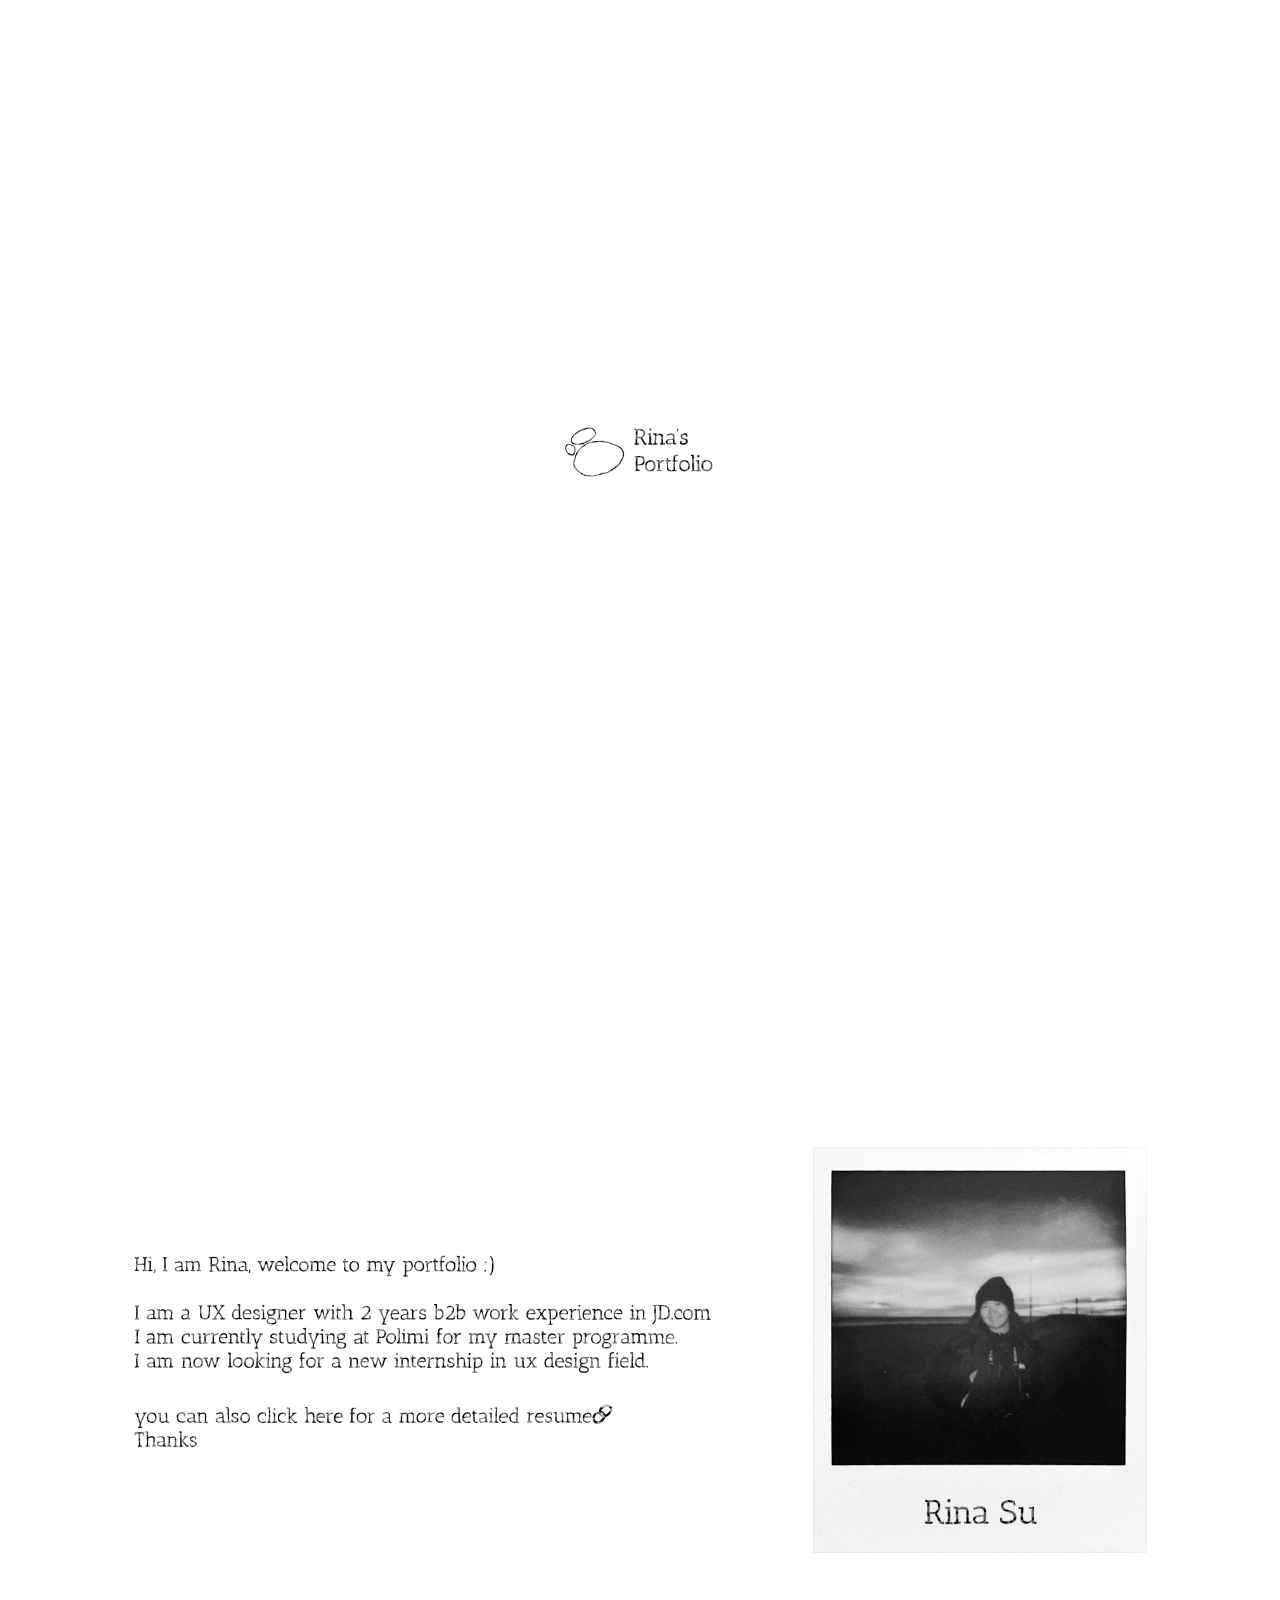
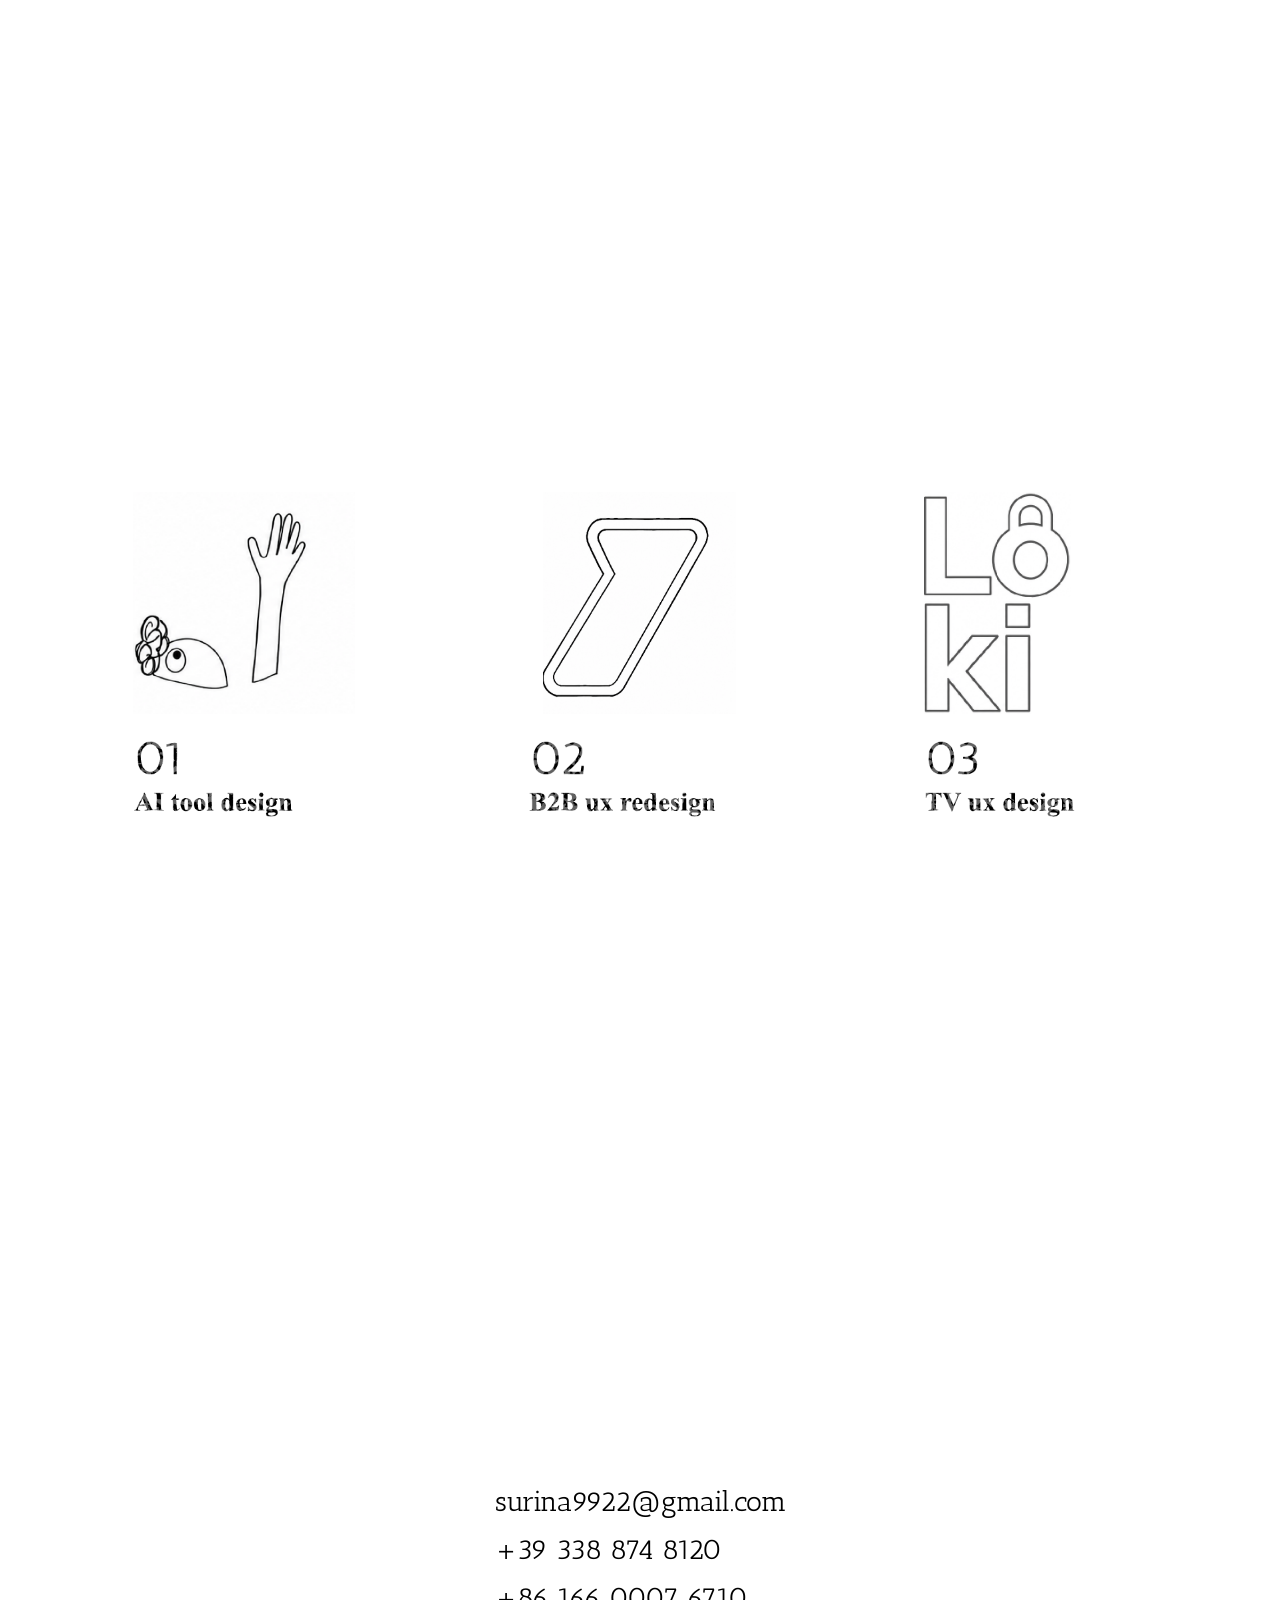
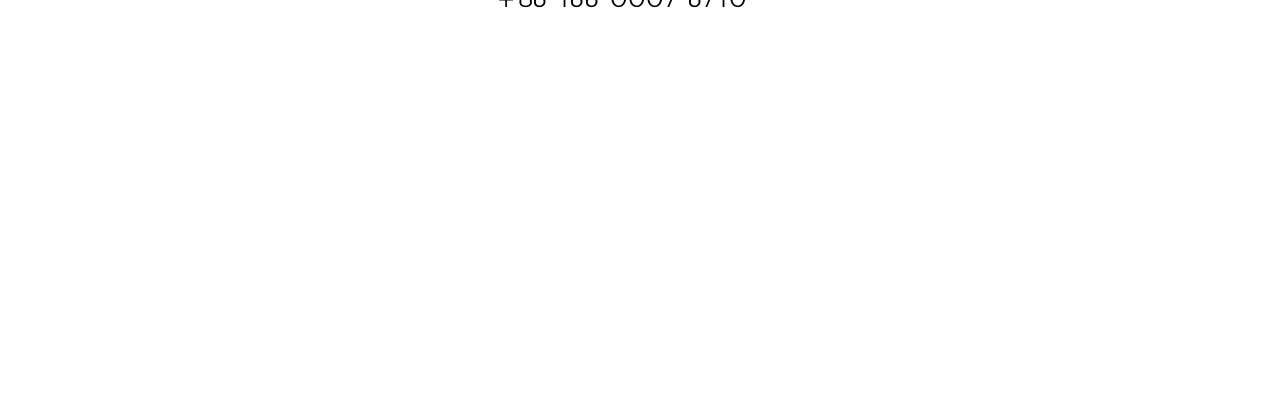
<file: index.html>
<!doctype html>
<html lang="en">
  <head>
    <meta charset="UTF-8" />
    <meta name="viewport" content="width=device-width, initial-scale=1.0" />
    <title>Rina's Portfolio</title>
    <link rel="preconnect" href="https://fonts.googleapis.com" />
    <link rel="preconnect" href="https://fonts.gstatic.com" crossorigin />
    <link href="https://fonts.googleapis.com/css2?family=Antic+Slab&display=swap" rel="stylesheet" />
    <link rel="stylesheet" href="./styles.css" />
  </head>
  <body>
    <header class="fixed-nav is-home" aria-label="Portfolio navigation">
      <div class="nav-stage">
        <a class="nav-logo" href="#home" aria-label="Rina's Portfolio home">
          <img src="./assets/image-2-4.png" alt="" />
        </a>
        <a class="nav-item nav-about" href="#about" data-nav="about" aria-label="about me" style="--u-top:152%;--u-left:-2%;--u-width:104%;">
          <img src="./assets/image-2-5.png" alt="about me" />
          <img class="tab-underline" src="./assets/image-2-8.png" alt="" />
        </a>
        <a class="nav-item nav-work" href="#work" data-nav="work" aria-label="my work" style="--u-top:118%;--u-left:-3%;--u-width:105%;">
          <img src="./assets/image-2-6.png" alt="my work" />
          <img class="tab-underline" src="./assets/image-2-8.png" alt="" />
        </a>
        <a class="nav-item nav-contact" href="#contact" data-nav="contact" aria-label="contact" style="--u-top:163%;--u-left:-1%;--u-width:137%;">
          <img src="./assets/image-2-7.png" alt="contact" />
          <img class="tab-underline" src="./assets/image-2-8.png" alt="" />
        </a>
      </div>
    </header>

    <main class="deck" aria-label="Rina's portfolio">
      <section id="home" class="slide" data-observe aria-labelledby="home-title">
        <h1 id="home-title" class="sr-only">Rina's Portfolio</h1>
        <div class="stage">
          <img class="layer" src="./assets/image-1-1.png" alt="" style="--x:50.9896%;--y:47.4821%;--w:0.9115%;--h:0.0926%;" />
          <img class="layer title-image" src="./assets/image-1-2.png" alt="Rina's Portfolio" style="--x:49.5651%;--y:46.9514%;--w:6.1555%;--h:6.1164%;" />
          <img class="layer logo-image" src="./assets/image-1-3.png" alt="" style="--x:43.3333%;--y:44.9074%;--w:6.1458%;--h:10.9259%;" />
        </div>
      </section>

      <section id="about" class="slide" data-observe aria-labelledby="about-title">
        <h2 id="about-title" class="sr-only">About me</h2>
        <div class="stage">
          <div class="about-copy-group" aria-label="Hi, I am Rina. I am a UX designer with 2 years b2b work experience. I am studying digital interaction design in Politecnico di Milano. I am looking for a new internship in ux design field. Welcome to my portfolio. View my resume.">
            <img class="about-copy-image" src="./assets/about-intro-text.png" alt="" />
            <a class="about-resume-link" href="./assets/rina-su-resume.pdf" target="_blank" rel="noopener" aria-label="View my resume PDF">
              <img class="about-resume-image" src="./assets/about-resume-link.png" alt="" />
            </a>
          </div>
          <img class="layer portrait-image" src="./assets/image-2-2.png" alt="Black and white portrait of Rina Su" style="--x:63.5417%;--y:21.8519%;--w:26.0417%;--h:56.2963%;" />
          <img class="layer" src="./assets/image-2-3.png" alt="Rina Su" style="--x:72.2135%;--y:70.5324%;--w:8.8752%;--h:3.7454%;" />
        </div>
      </section>

      <section id="work" class="slide" data-observe aria-labelledby="work-title">
        <h2 id="work-title" class="sr-only">My work</h2>
        <div class="stage">
          <a class="work-hit work-ai" aria-label="Open AI tool design project" href="./projects/ai-tool-design/index.html"></a>
          <a class="work-hit work-b2b" aria-label="Open B2B UX design project" href="./projects/b2b-ux-design/index.html"></a>
          <a class="work-hit work-tv" aria-label="Open TV UX design project" href="./projects/tv-ux-design/index.html"></a>
          <img class="layer work-asset ai-item ai-number" src="./assets/image-3-1.png" alt="01" style="--x:10.7354%;--y:62.6355%;--w:3.1882%;--h:4.7985%;" />
          <img class="layer work-asset ai-item ai-title" src="./assets/image-3-2.png" alt="AI tool design" style="--x:10.4329%;--y:69.7121%;--w:12.4200%;--h:3.4946%;" />
          <img class="layer work-asset ai-item ai-image" src="./assets/image-3-3.png" alt="" style="--x:10.4167%;--y:28.0556%;--w:17.3438%;--h:30.8333%;" />
          <img class="layer work-asset tv-item tv-number" src="./assets/image-3-4.png" alt="03" style="--x:72.5063%;--y:62.6355%;--w:3.9000%;--h:4.7985%;" />
          <img class="layer work-asset tv-item tv-title" src="./assets/image-3-5.png" alt="TV ux design" style="--x:72.2628%;--y:69.7121%;--w:11.7466%;--h:3.4946%;" />
          <img class="layer work-asset tv-item tv-image" src="./assets/image-3-6.png" alt="" style="--x:72.1875%;--y:28.0556%;--w:17.3438%;--h:30.8333%;" />
          <img class="layer work-asset b2b-item b2b-number" src="./assets/image-3-7.png" alt="02" style="--x:41.6208%;--y:62.6355%;--w:4.1125%;--h:4.7985%;" />
          <img class="layer work-asset b2b-item b2b-title" src="./assets/image-3-8.png" alt="B2B ux redesign" style="--x:41.3458%;--y:69.7121%;--w:14.5553%;--h:3.4946%;" />
          <img class="layer work-asset b2b-item b2b-image" src="./assets/image-3-9.png" alt="" style="--x:41.3021%;--y:28.0556%;--w:17.3438%;--h:30.8333%;" />
        </div>
      </section>

      <section id="contact" class="slide" data-observe aria-labelledby="contact-title">
        <h2 id="contact-title" class="sr-only">Contact</h2>
        <div class="stage">
          <div class="contact-copy" aria-label="Contact details">
            <a href="mailto:surina9922@gmail.com">surina9922@gmail.com</a>
            <a href="tel:+393388748120">+39 338 874 8120</a>
            <a href="tel:+8616600076710">+86 166 0007 6710</a>
          </div>
        </div>
      </section>
    </main>

    <script src="./script.js"></script>
  </body>
</html>
</file>
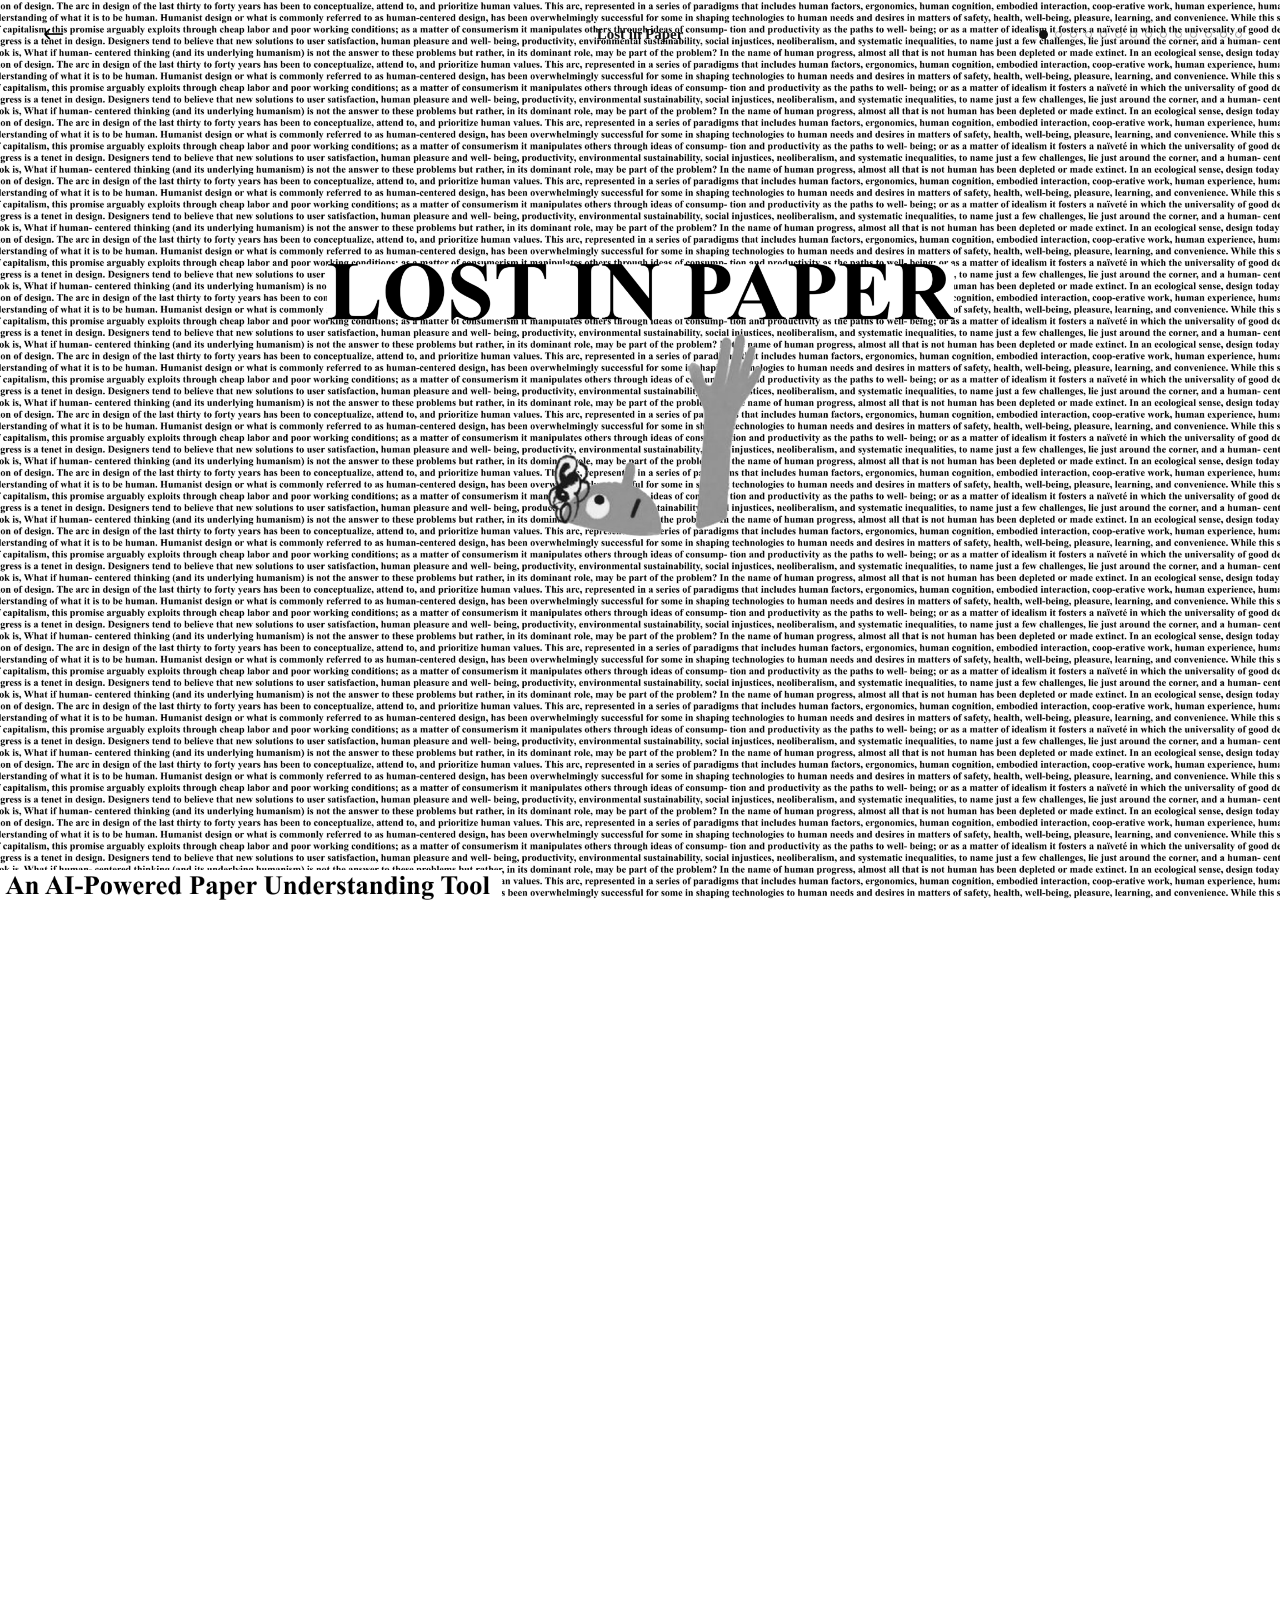
<file: projects/ai-tool-design/index.html>
<!doctype html>
<html lang="en">
  <head>
    <meta charset="UTF-8" />
    <meta name="viewport" content="width=device-width, initial-scale=1.0" />
    <title>Lost in Paper / AI Tool Design</title>
    <link rel="stylesheet" href="./styles.css" />
  </head>
  <body>
    <header class="project-nav">
      <a class="back-link" href="../../index.html#work" aria-label="Back to work">
        <img class="back-icon back-icon-dark" src="./assets/icon-back-black.png" alt="" />
        <img class="back-icon back-icon-light" src="./assets/icon-back-white.png" alt="" />
      </a>
      <span>Lost in Paper</span>
      <nav aria-label="Project section navigation">
        <a href="#cover" aria-label="Go to cover"></a>
        <a href="#background-long-dry" aria-label="Go to long and dry background"></a>
        <a href="#background-no-time" aria-label="Go to no time background"></a>
        <a href="#painpoint-prompt" aria-label="Go to prompt editing painpoint"></a>
        <a href="#painpoint-patterns" aria-label="Go to behavior patterns painpoint"></a>
        <a href="#design-goal" aria-label="Go to design goal"></a>
        <a href="#upload-prototype" aria-label="Go to upload prototype"></a>
        <a href="#structured-controls" aria-label="Go to structured controls solution"></a>
        <a href="#reference-selection" aria-label="Go to reference selection solution"></a>
        <a href="#paper-highlight" aria-label="Go to paper highlight solution"></a>
        <a href="#architecture-flow" aria-label="Go to architecture flow solution"></a>
        <a href="#ai-workflow" aria-label="Go to AI workflow"></a>
        <a href="#ai-workflow-mockup" aria-label="Go to AI workflow mockup"></a>
        <a href="#prototype-link" aria-label="Go to prototype link"></a>
      </nav>
    </header>

    <main class="project-story" aria-label="Lost in Paper project case study preview">
      <section id="cover" class="story-section cover" data-slide>
        <img class="cover-bg" src="./assets/figma-cover-bg.png" alt="Lost in Paper title and paper-texture background." />
        <img class="cover-person" src="./assets/figma-cover-person.png" alt="" data-motion="zoom" />
        <img class="cover-caption" src="./assets/figma-cover-caption.png" alt="An AI-Powered Paper Understanding Tool" data-motion="rise" />
      </section>

      <section id="background-long-dry" class="story-section long-dry" data-slide>
        <p class="kicker" data-motion="fade">#Background</p>
        <div class="slide-stage">
          <div class="quote-stack" data-motion="rise">
            <p>When a student reads paper,<br />he/she usually feels</p>
            <img src="./assets/figma-long-dry.png" alt="" />
          </div>
          <img class="word-image long" src="./assets/figma-long-word.png" alt="LONG" data-motion="slide-left" />
          <img class="word-image dry" src="./assets/figma-dry-word.png" alt="DRY" data-motion="slide-right" />
        </div>
      </section>

      <section id="background-no-time" class="story-section no-time" data-slide>
        <p class="kicker" data-motion="fade">#Background</p>
        <div class="slide-stage">
          <img class="no-time-group" src="./assets/figma-no-time-group.png" alt="And it often happens at last minute when they basically have no time." data-motion="zoom" />
        </div>
      </section>

      <section id="painpoint-prompt" class="story-section prompt-pain" data-slide>
        <p class="kicker" data-motion="fade">#Painpoint</p>
        <div class="slide-stage">
          <img class="prompt-copy-image" src="./assets/figma-prompt-copy.png" alt="So they use AI to extract main ideas but AI has issues such as repeatedly editing prompt in input box." data-motion="rise" />
          <img class="prompt-screen-image" src="./assets/figma-prompt-box.png" alt="An interface screenshot showing a prompt input workflow." data-motion="screen" />
        </div>
      </section>

      <section id="painpoint-patterns" class="story-section patterns" data-slide>
        <p class="kicker" data-motion="fade">#Painpoint</p>
        <div class="slide-stage">
          <img class="pattern-copy-image" src="./assets/figma-pattern-copy.png" alt="And their behavior usually follow patterns as prompt examples." data-motion="rise" />
          <img class="pattern-screen-image" src="./assets/figma-patterns.png" alt="A collection of repeated prompt patterns around an AI assistant." data-motion="screen" />
        </div>
      </section>

      <section id="design-goal" class="story-section design-goal" data-slide>
        <p class="kicker" data-motion="fade">#Design Goal</p>
        <div class="slide-stage">
          <img class="goal-pattern-image" src="./assets/figma-goal-patterns.png" alt="" data-motion="screen" />
          <img class="goal-arrow-image" src="./assets/figma-goal-arrow.png" alt="" data-motion="fade" />
          <img class="goal-title-image" src="./assets/figma-goal-title.png" alt="To Reduce Repetitive Input Effort" data-motion="rise" />
        </div>
      </section>

      <section id="upload-prototype" class="story-section upload-prototype" data-slide>
        <p class="kicker" data-motion="fade">#Design Solution</p>
        <div class="slide-stage">
          <img class="upload-panel-image" src="./assets/figma-upload-panel.png" alt="Upload your paper interface mockup." data-motion="screen" />
        </div>
      </section>

      <section id="structured-controls" class="story-section structured-controls" data-slide>
        <p class="kicker" data-motion="fade">#Design Solution</p>
        <img class="prompt-chips-image" src="./assets/figma-prompt-chips.png" alt="Examples of repetitive prompt inputs." data-motion="rise" />
        <img class="structured-controls-image" src="./assets/figma-structured-controls.png" alt="Structured UI controls for adjusting generated text." data-motion="screen" />
      </section>

      <section id="reference-selection" class="story-section reference-selection" data-slide>
        <p class="kicker" data-motion="fade">#Design Solution</p>
        <img class="reference-controls-image" src="./assets/figma-reference-controls.png" alt="A design solution screen showing selectable references and regeneration controls." data-motion="screen" />
      </section>

      <section id="paper-highlight" class="story-section paper-highlight" data-slide>
        <p class="kicker" data-motion="fade">#Design Solution</p>
        <img class="paper-highlight-image" src="./assets/figma-paper-highlight.png" alt="A design solution screen showing source PDF highlights and regeneration controls." data-motion="screen" />
      </section>

      <section id="architecture-flow" class="story-section architecture-flow" data-slide>
        <p class="kicker" data-motion="fade">#Development</p>
        <img class="architecture-flow-image" src="./assets/figma-architecture-flow.png" alt="A sequence diagram and frontend contribution summary for the AI tool." data-motion="screen" />
      </section>

      <section id="ai-workflow" class="story-section ai-workflow" data-slide>
        <p class="kicker" data-motion="fade">#ai workflow</p>
        <img class="ai-workflow-image" src="./assets/figma-ai-workflow-loop.png" alt="AI-assisted workflow loop from prompts through Codex and Figma MCP." data-motion="screen" />
      </section>

      <section id="ai-workflow-mockup" class="story-section ai-workflow-mockup" data-slide>
        <p class="kicker" data-motion="fade">#ai workflow</p>
        <img class="ai-workflow-mockup-image" src="./assets/figma-ai-workflow-mockup.png" alt="AI workflow showing design brief, wireframe, UX instruction, and generated mockup." data-motion="screen" />
      </section>

      <section id="prototype-link" class="story-section prototype-link" data-slide>
        <p class="kicker" data-motion="fade">#Prototype</p>
        <div class="prototype-link-copy" data-motion="rise">
          <a href="https://lostinpaper.onrender.com/" target="_blank" rel="noopener noreferrer">Try Here 🔗</a>
          <p>it might take a minute to render</p>
        </div>
      </section>
    </main>

    <script src="./script.js"></script>
  </body>
</html>
</file>
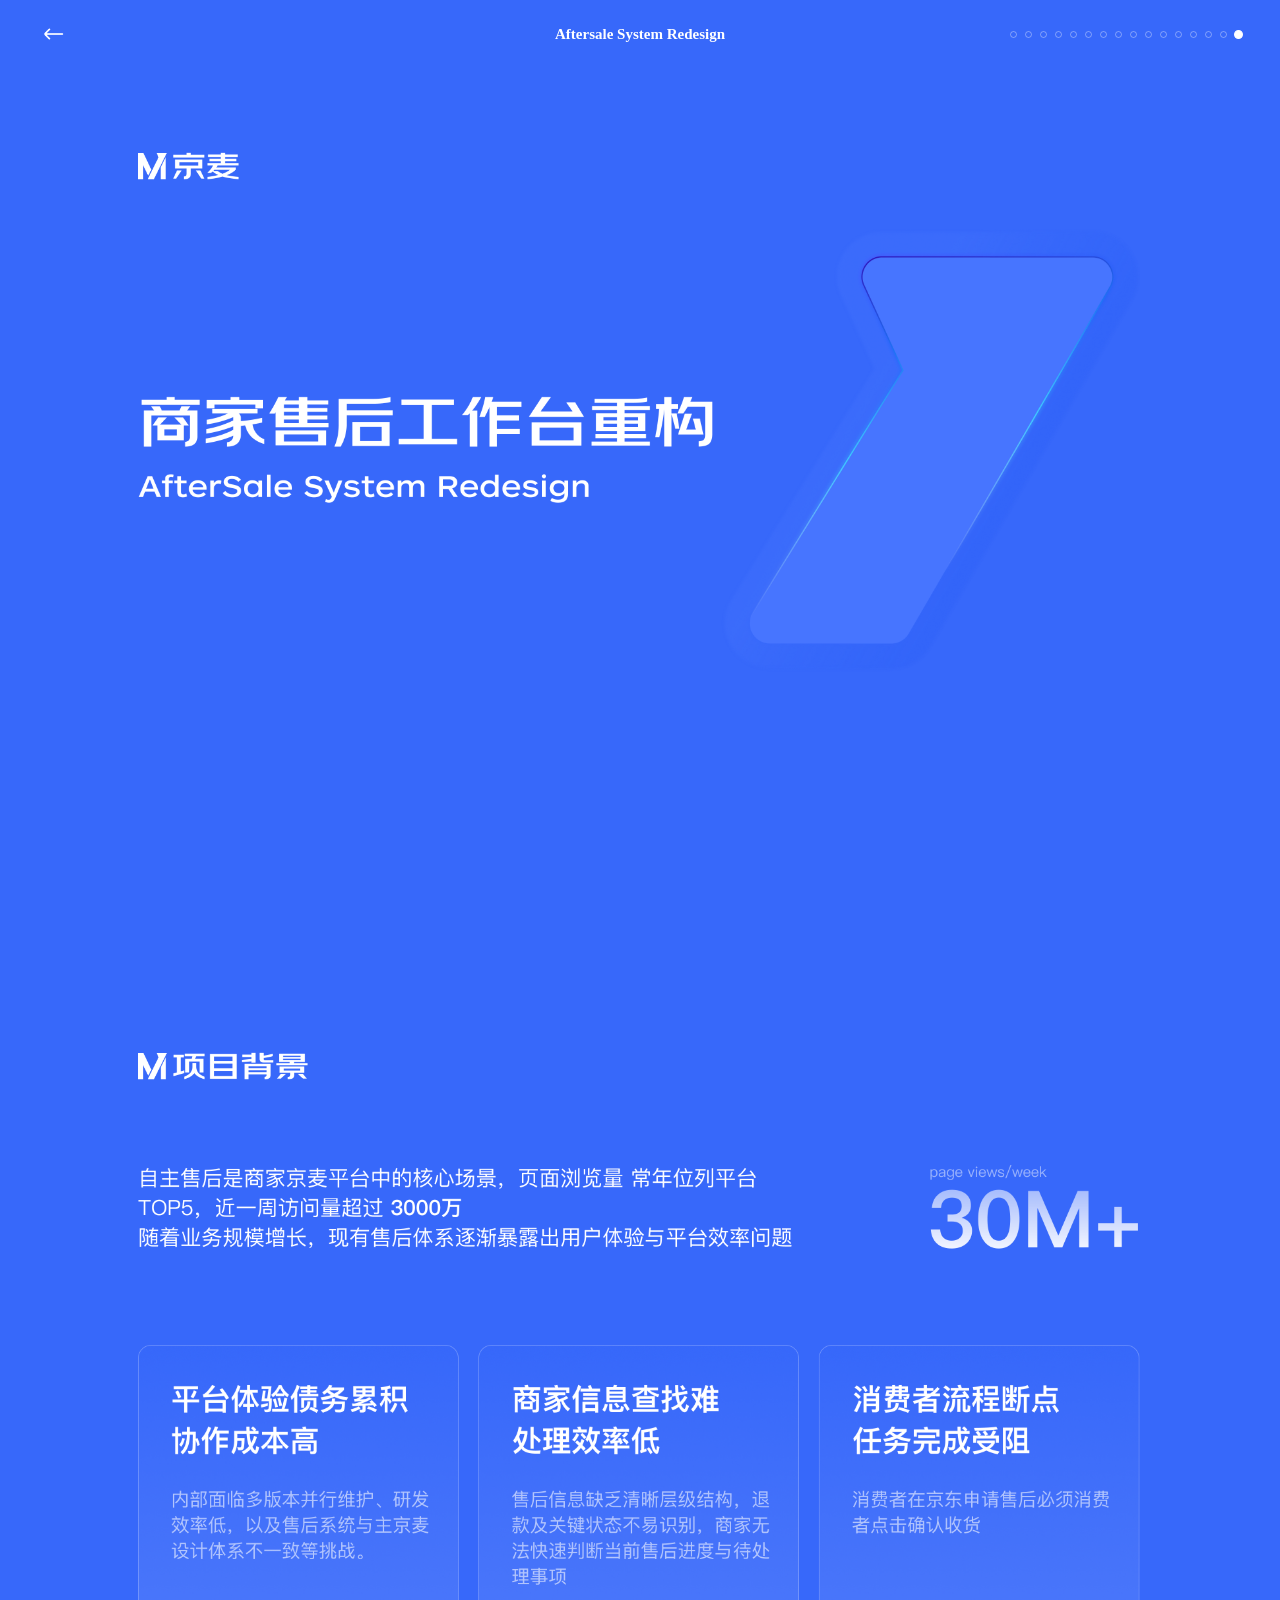
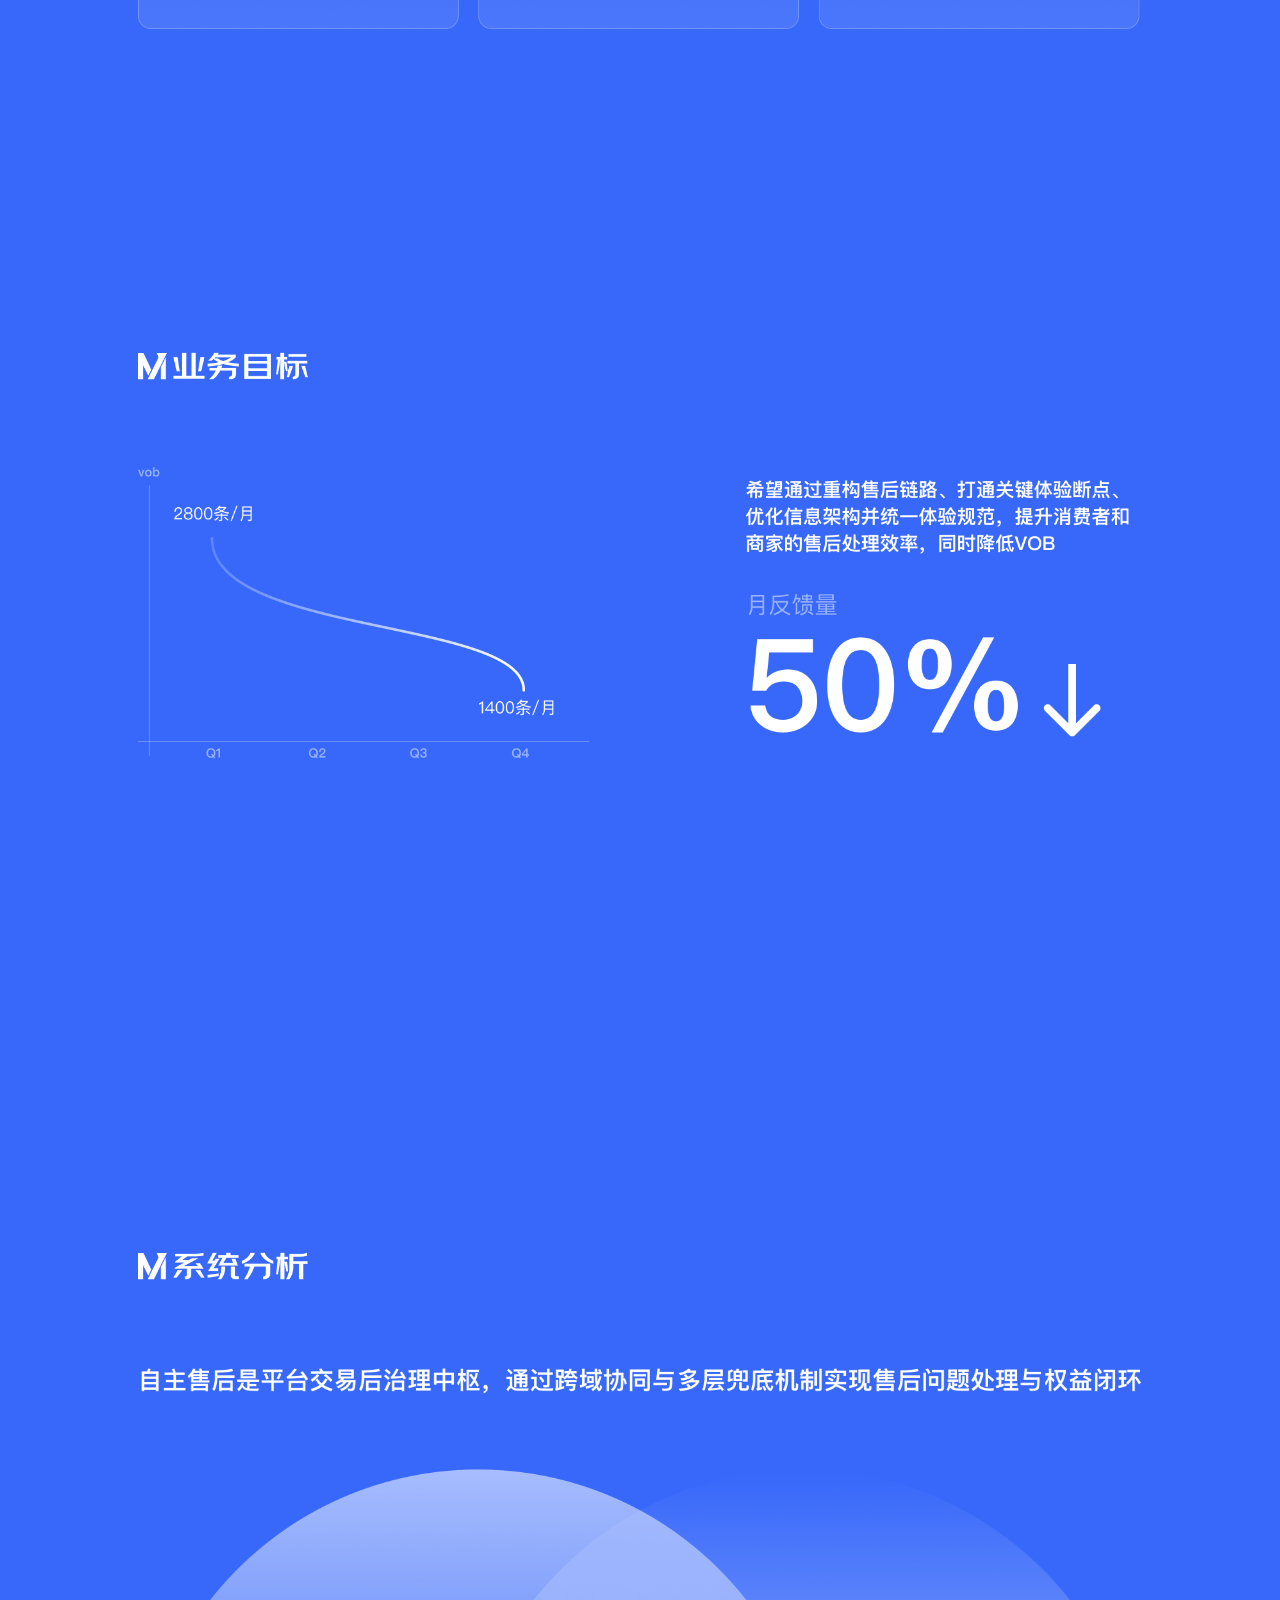
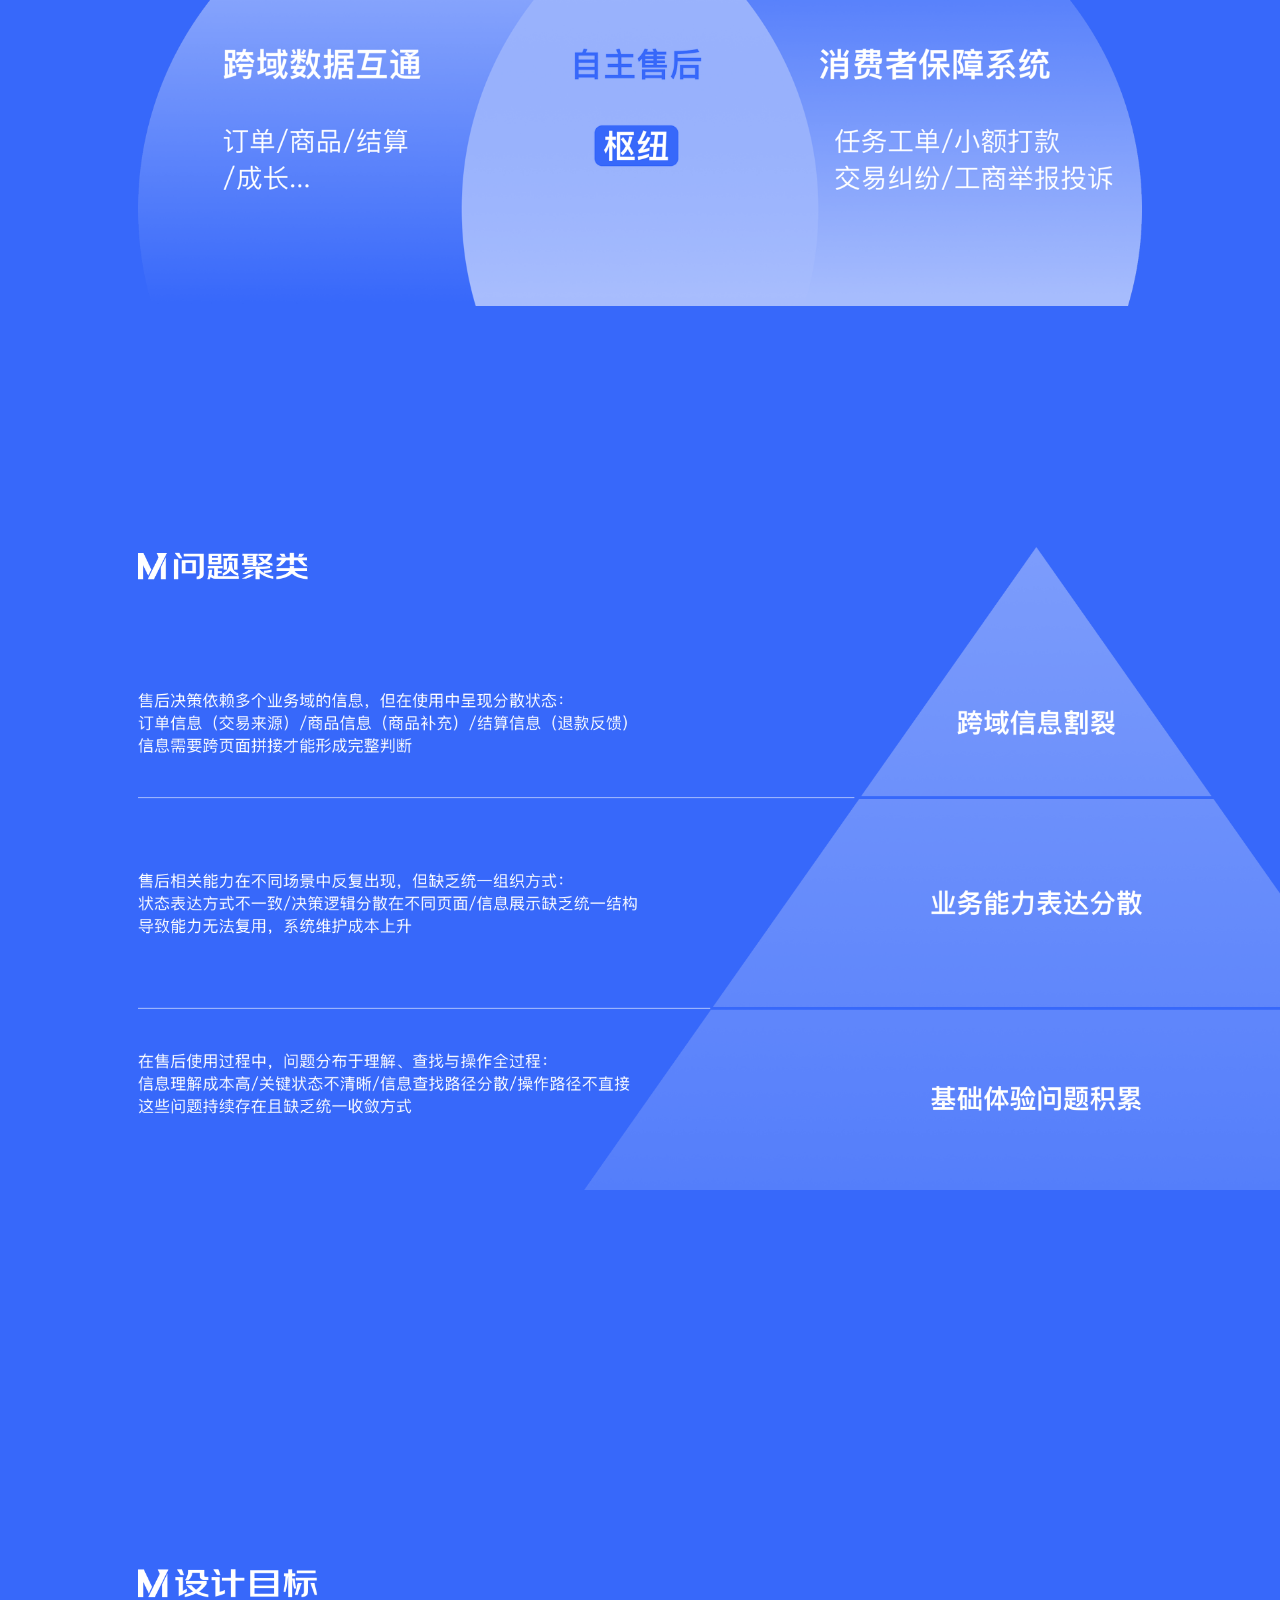
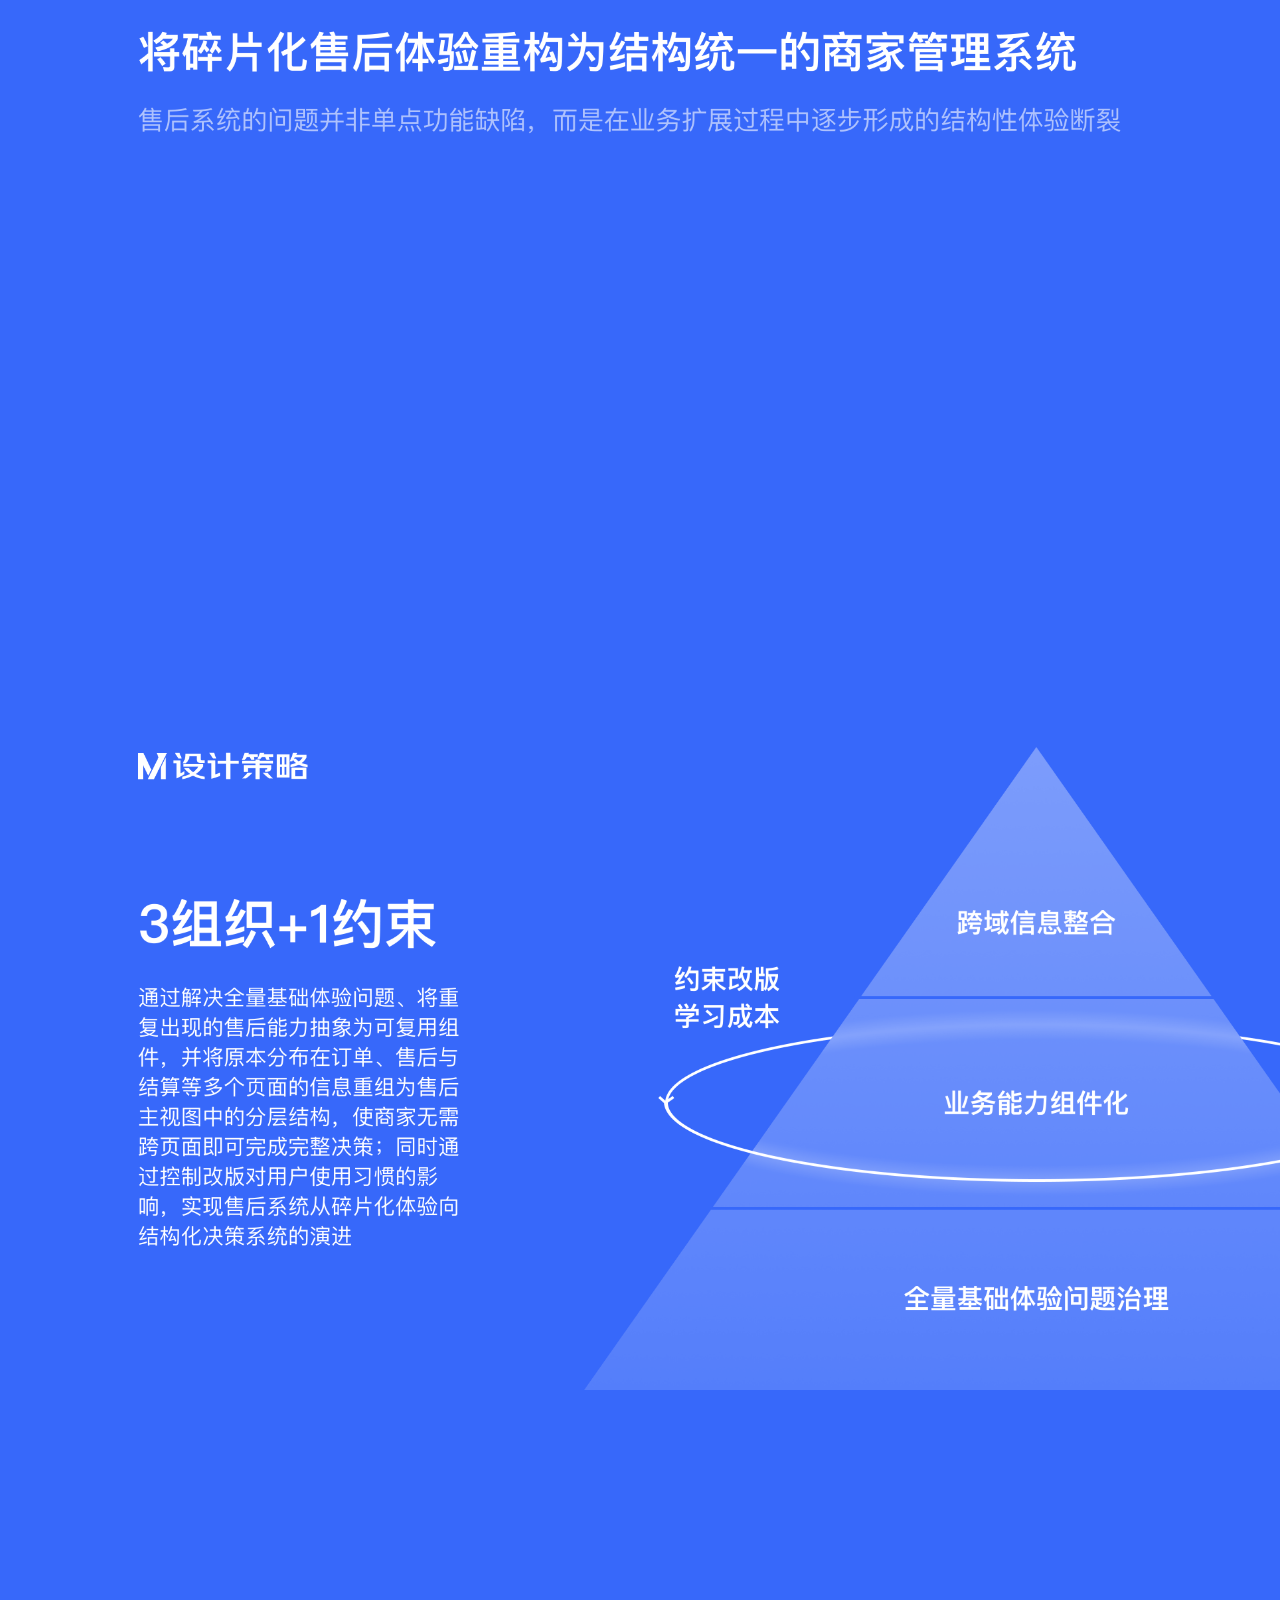
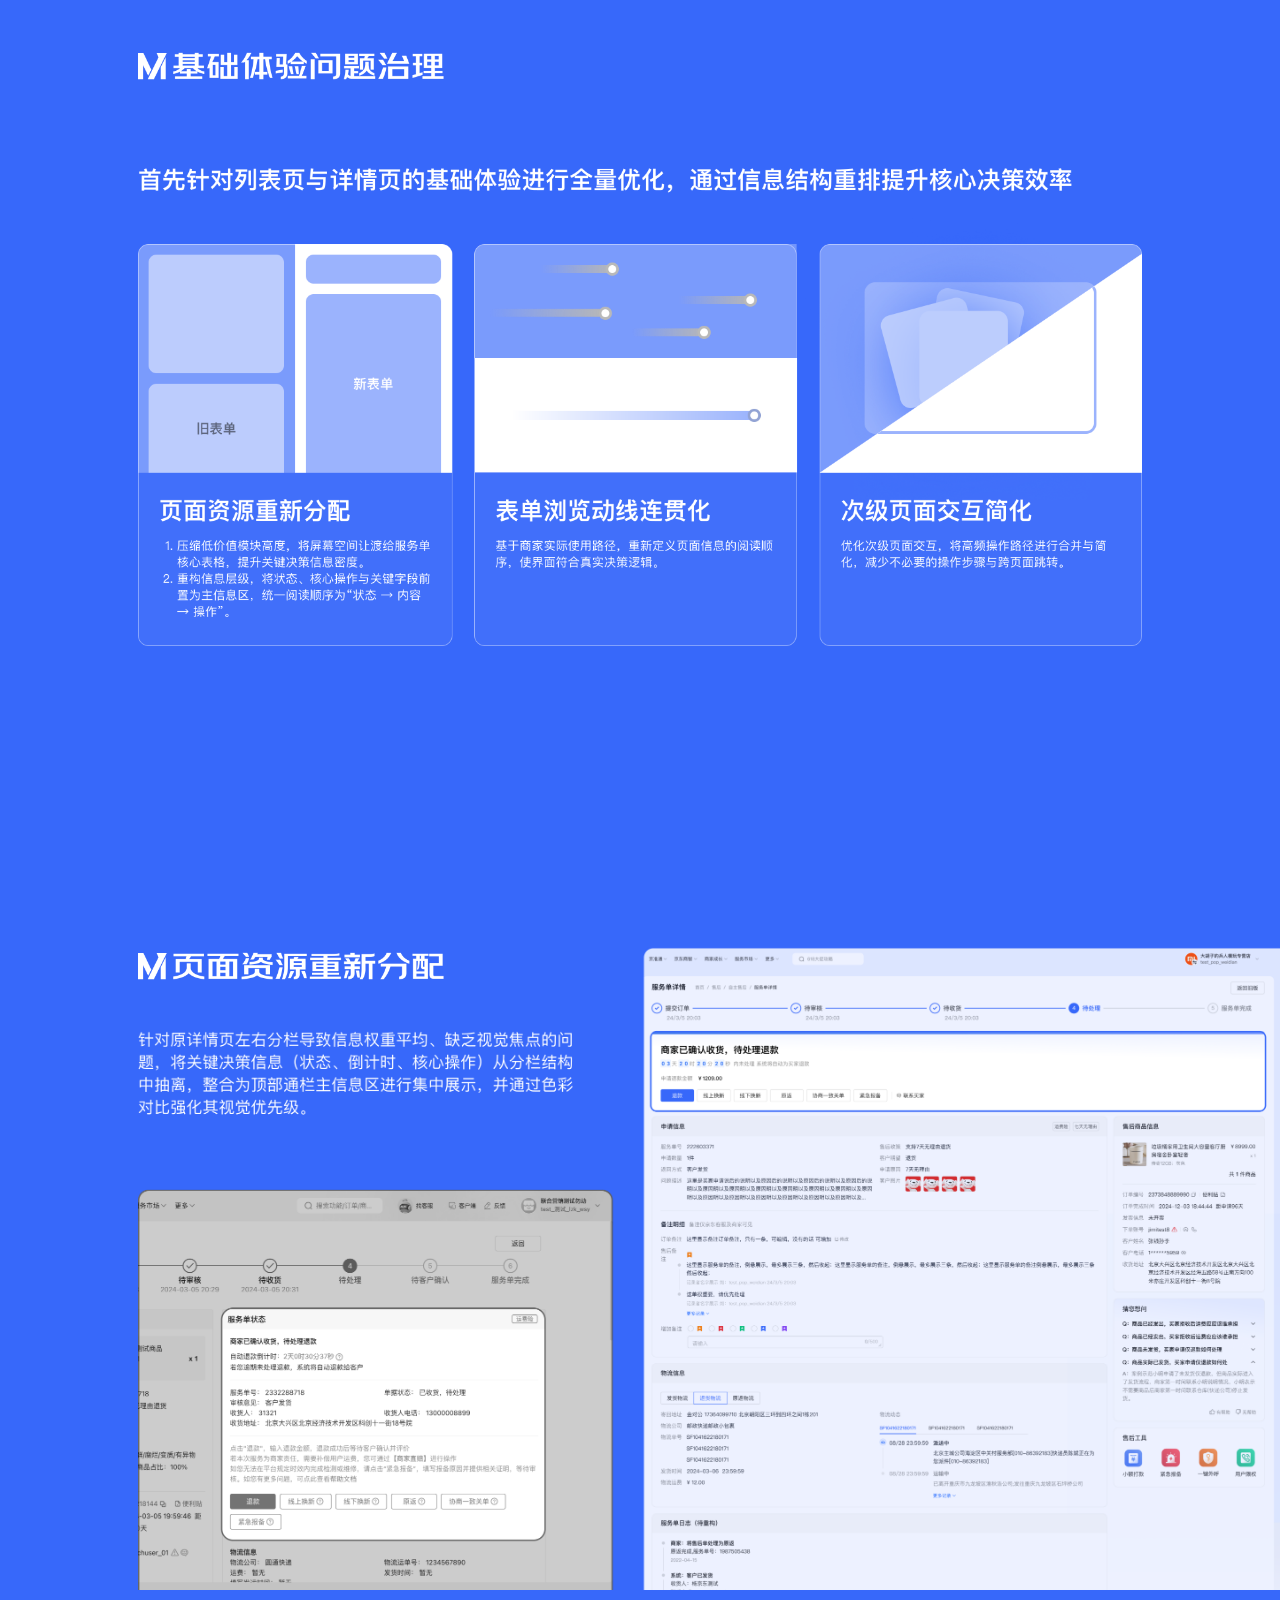
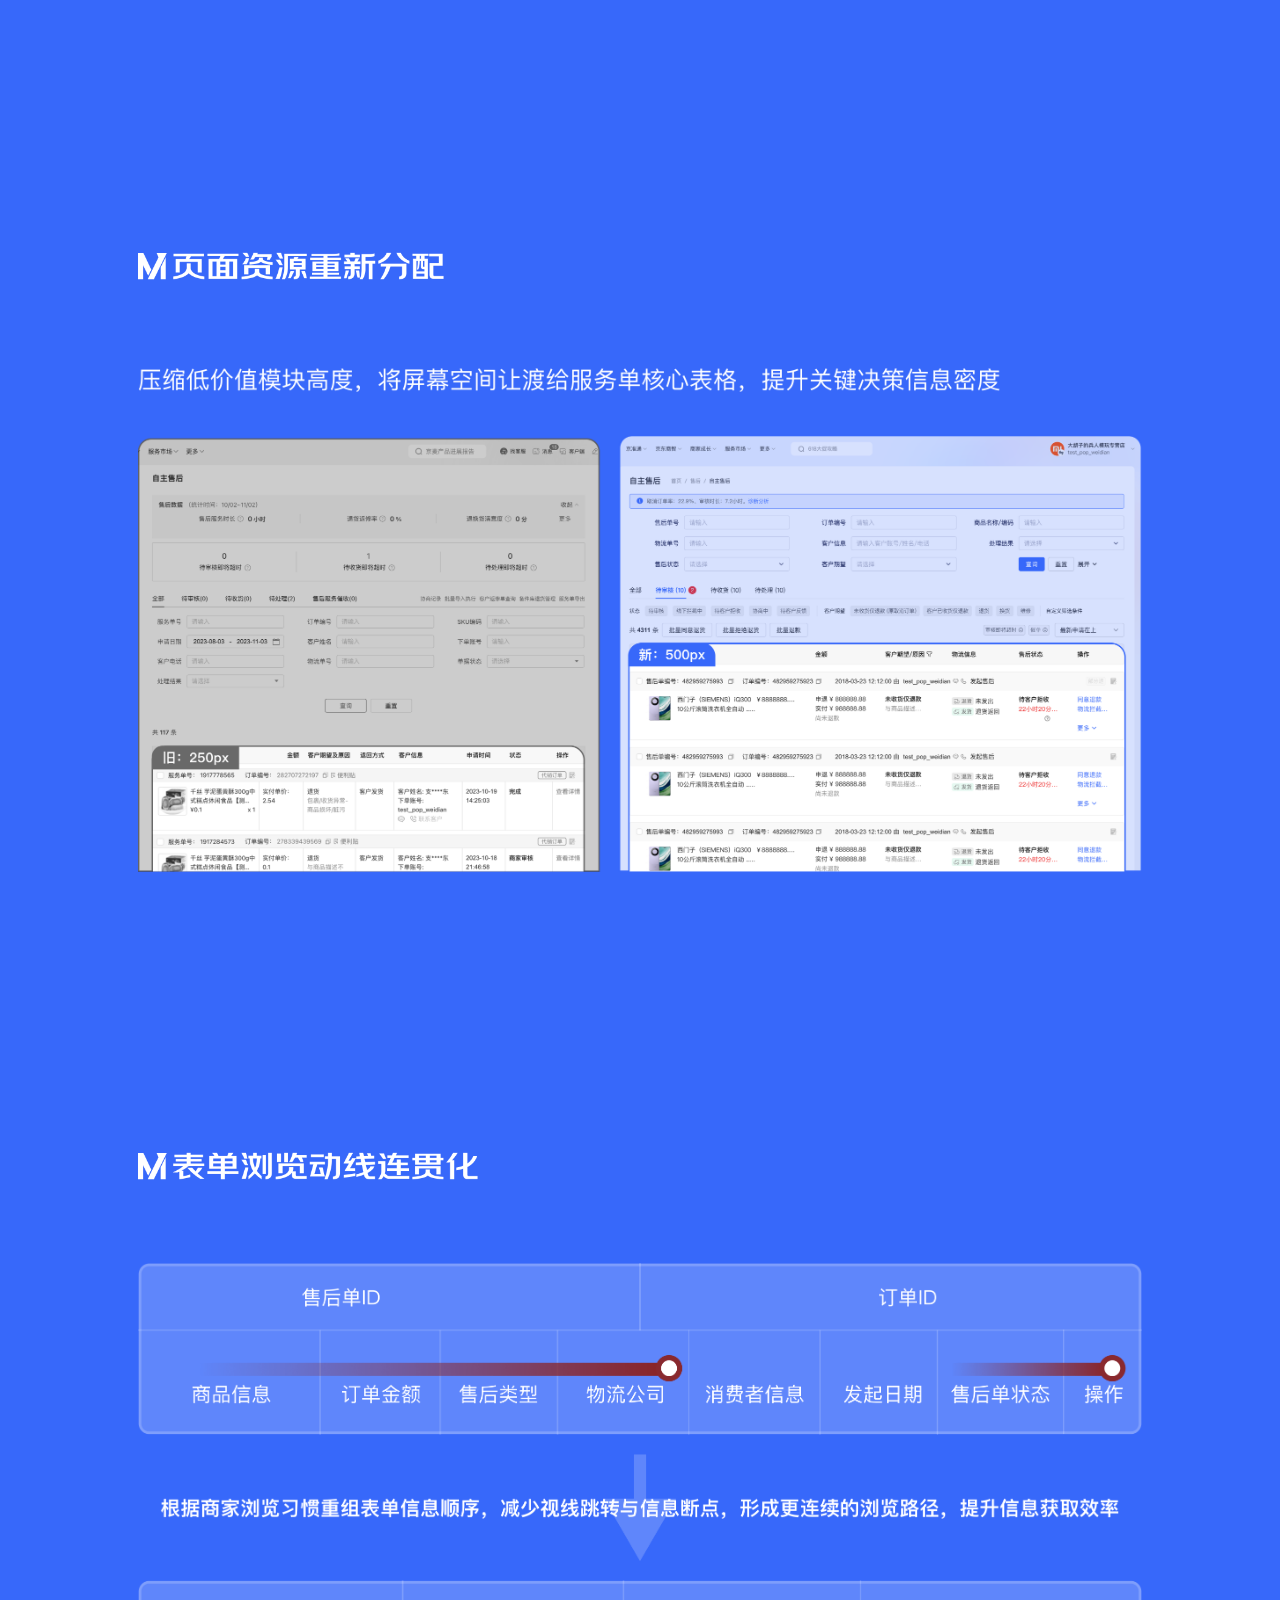
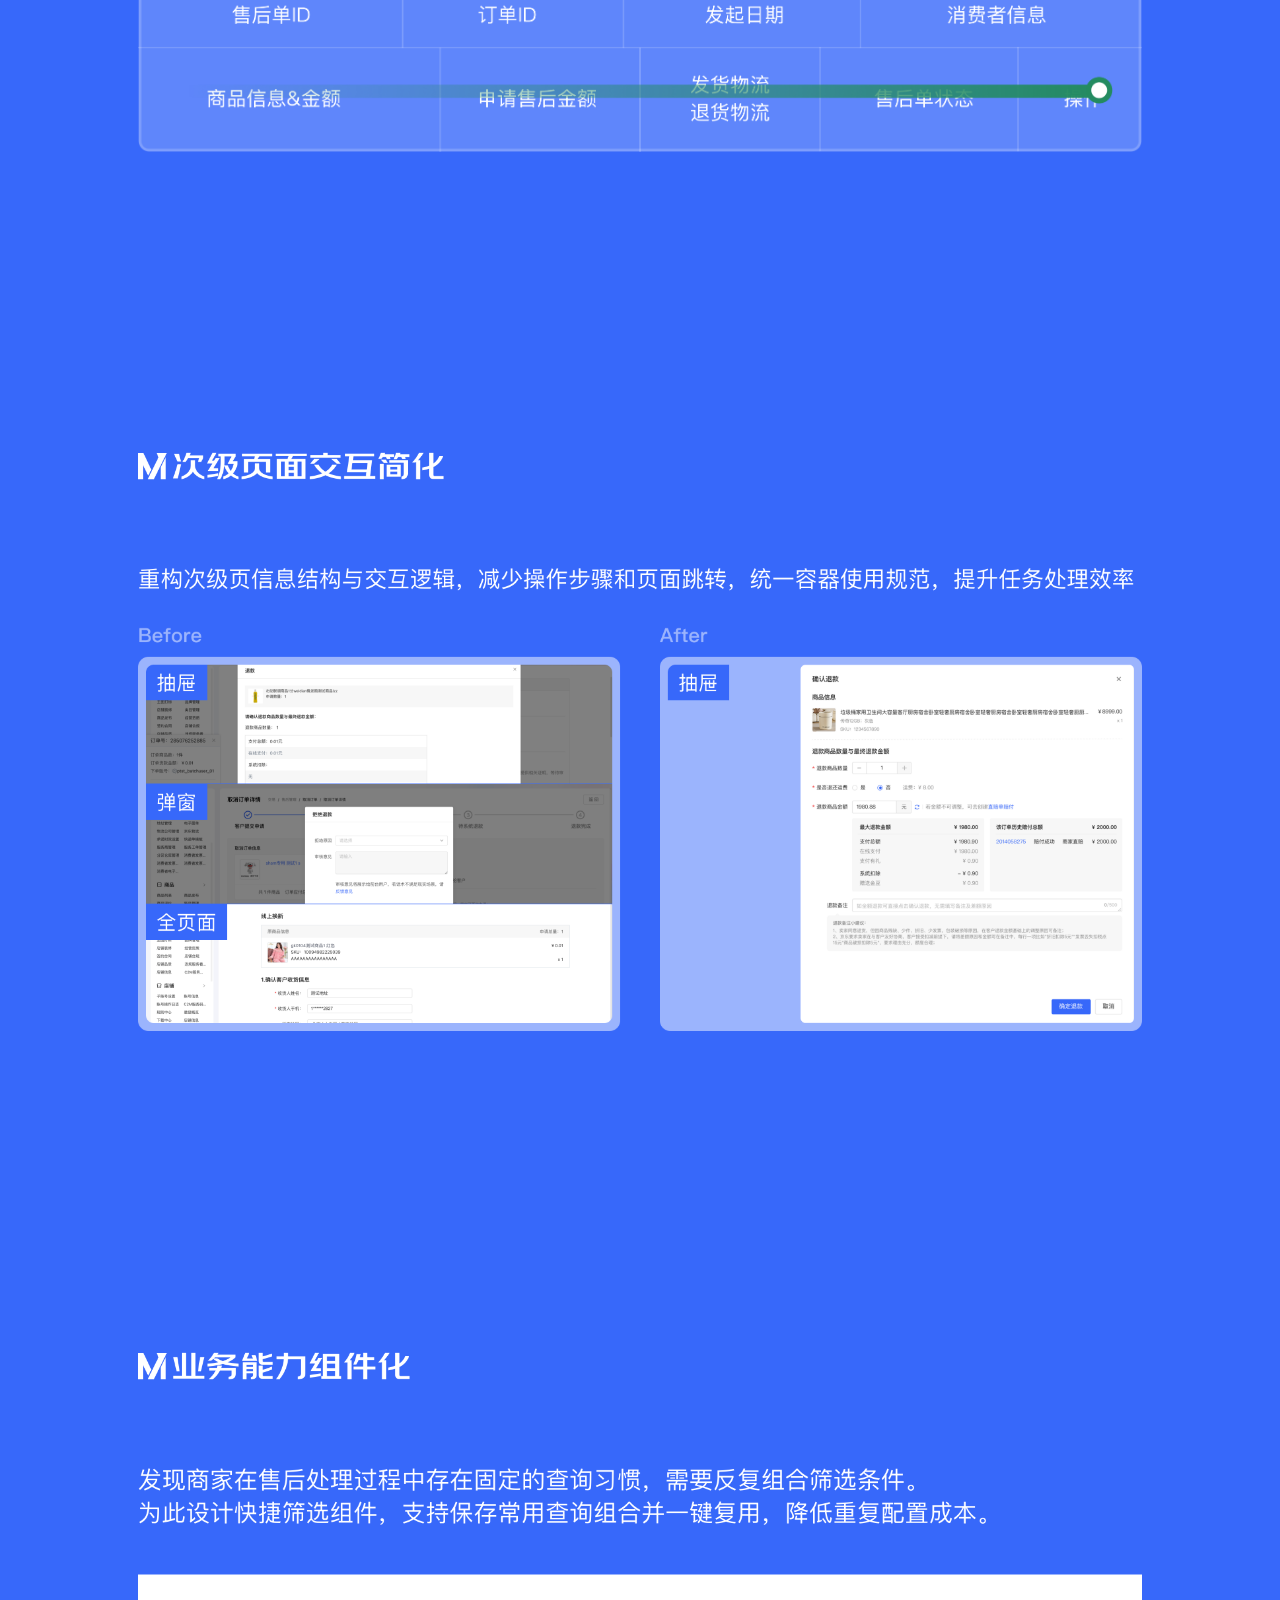
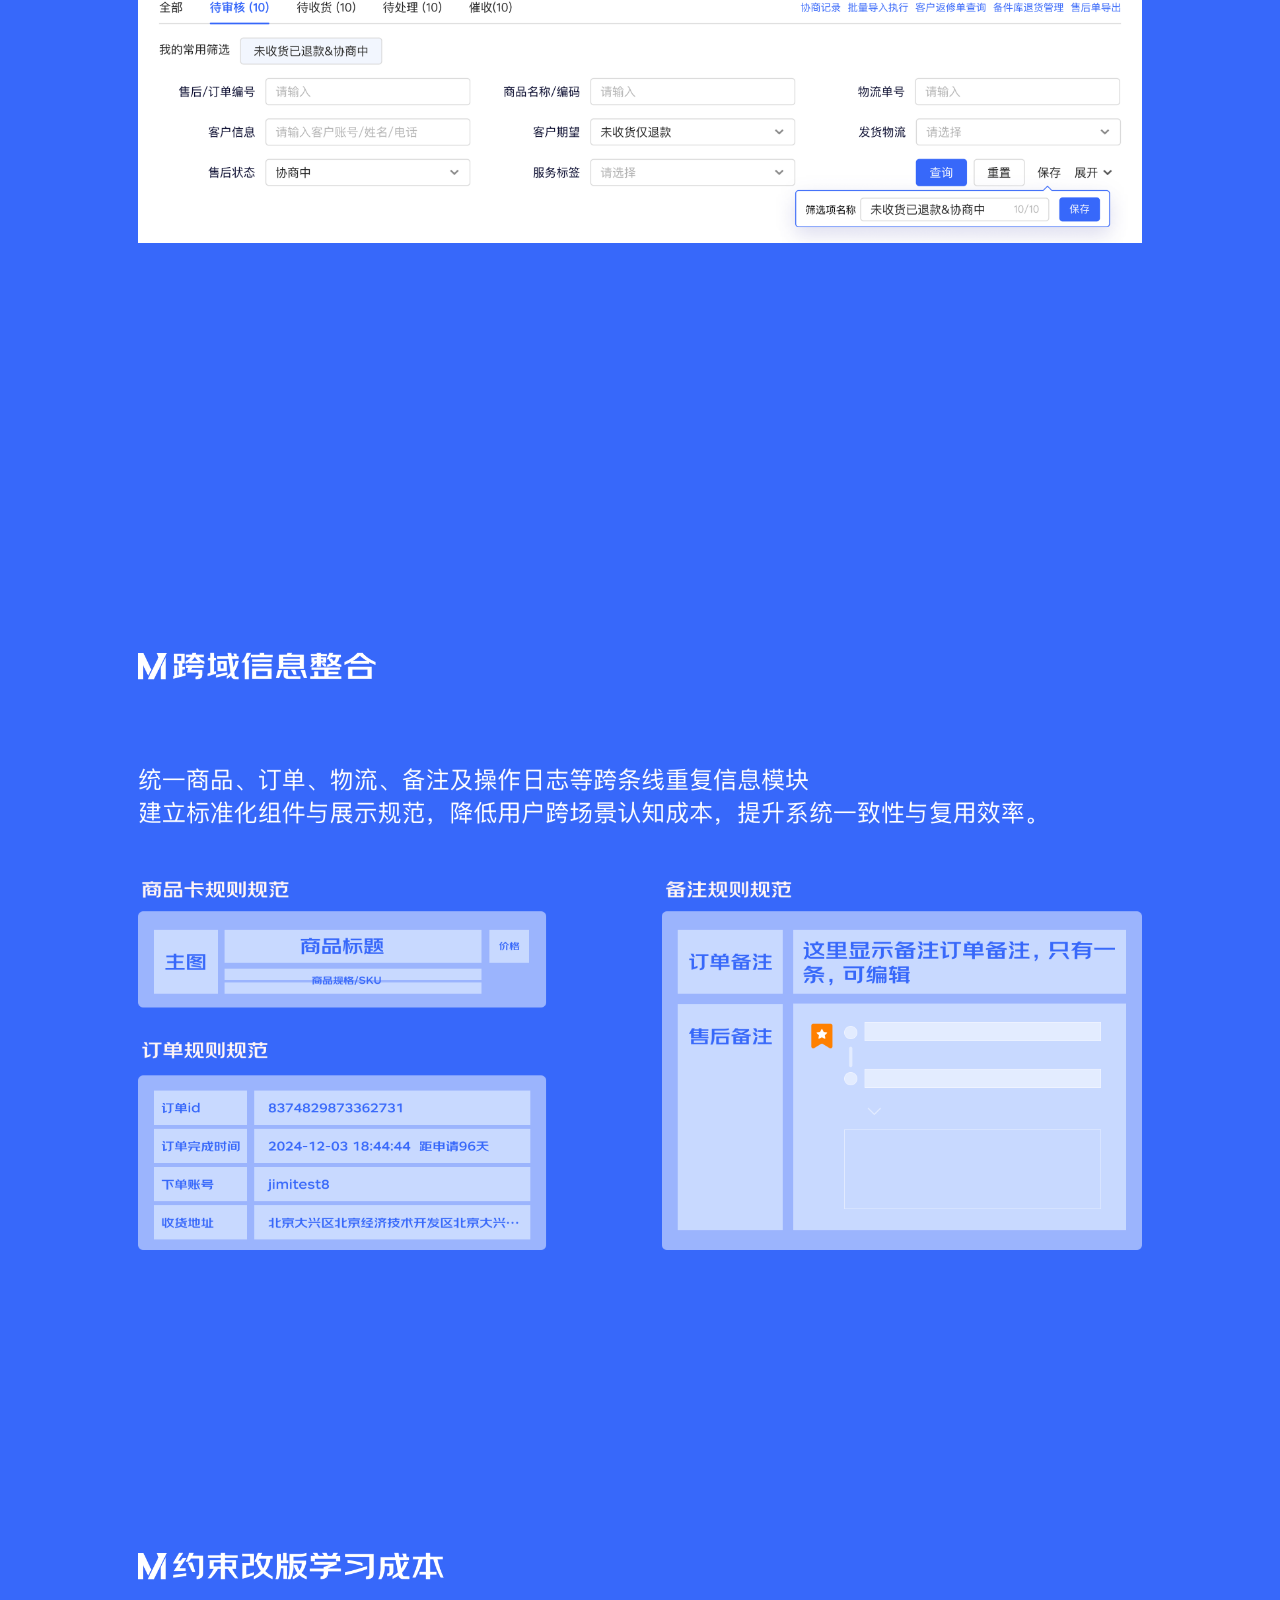
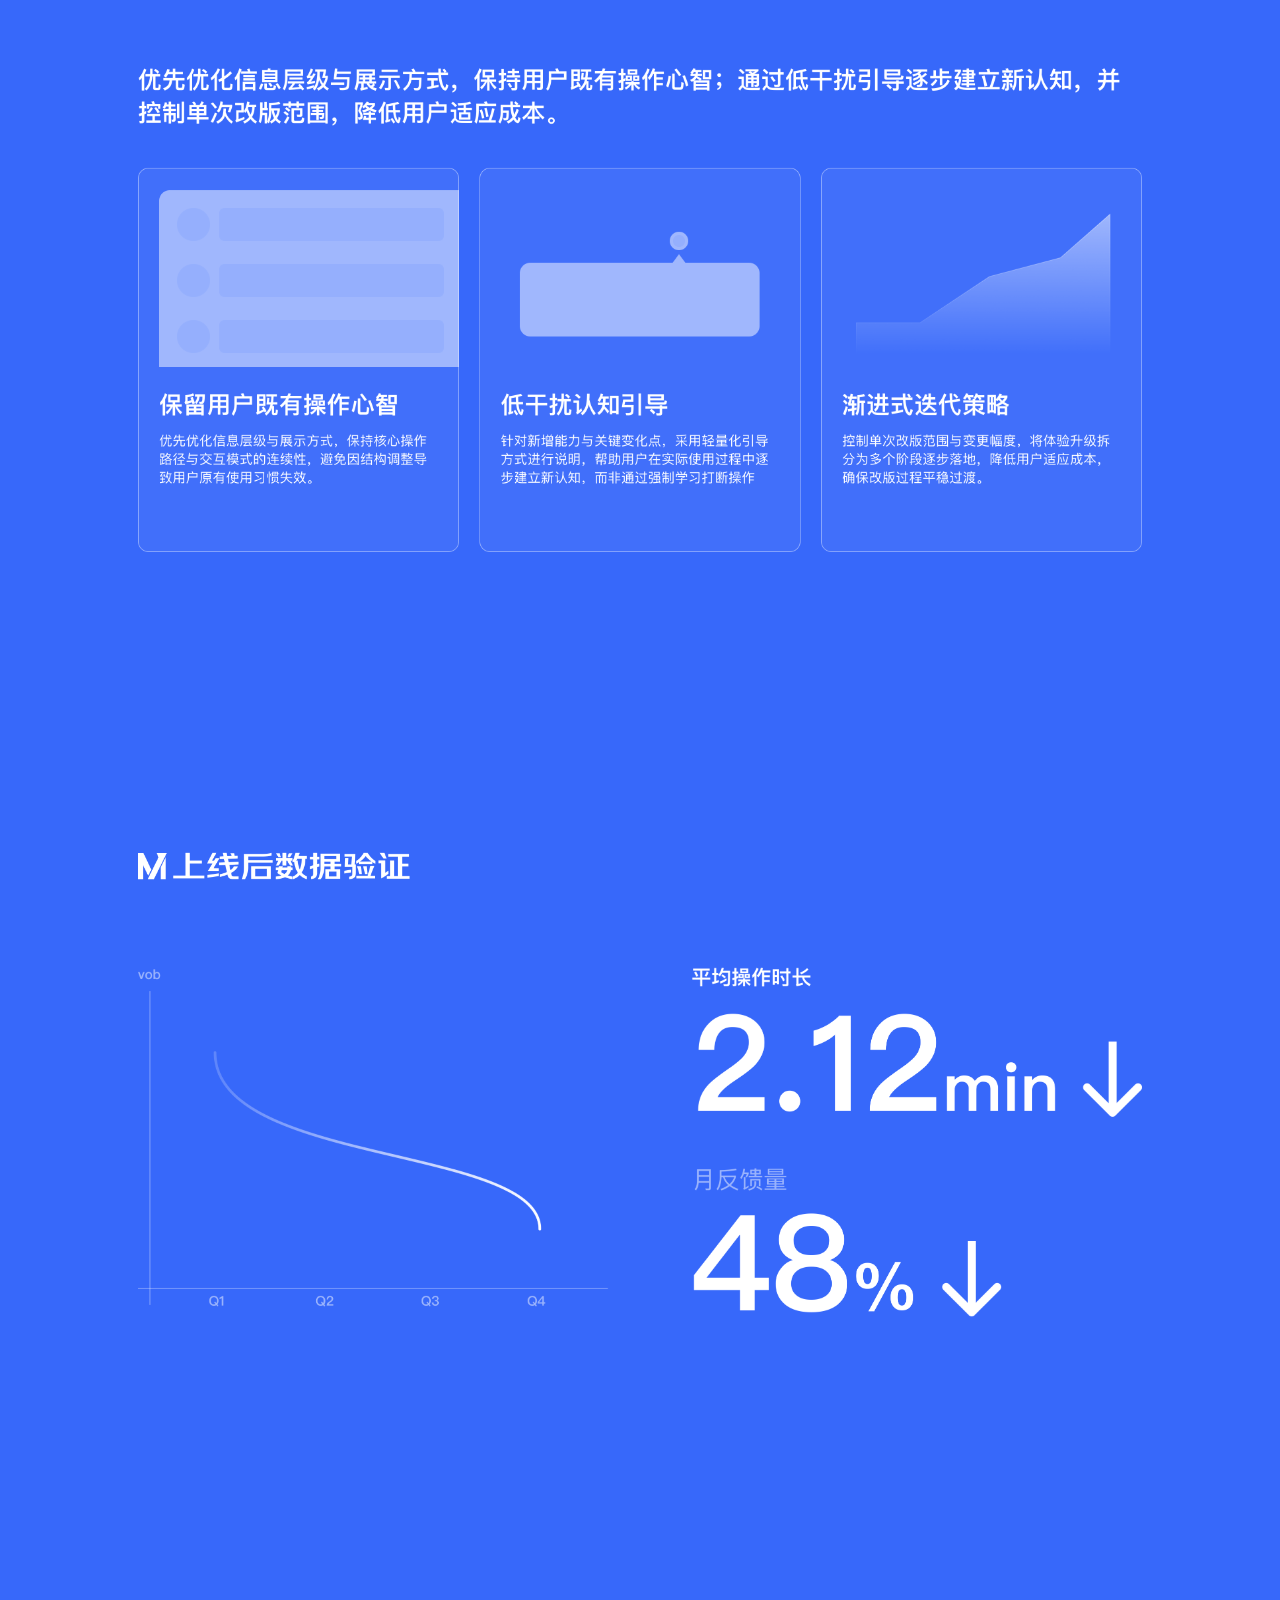
<file: projects/b2b-ux-design/index.html>
<!doctype html>
<html lang="en">
  <head>
    <meta charset="UTF-8" />
    <meta name="viewport" content="width=device-width, initial-scale=1.0" />
    <title>Aftersale System Redesign</title>
    <link rel="stylesheet" href="./styles.css" />
  </head>
  <body>
    <header class="project-nav" aria-label="Aftersale System Redesign navigation">
      <a class="back-link" href="../../index.html#work" aria-label="Back to work">
        <img src="./assets/icon-back-white.png" alt="" />
      </a>
      <span>Aftersale System Redesign</span>
      <nav aria-label="Project section navigation">
        <a href="#page-17" aria-label="Go to page 17"></a>
        <a href="#page-1" aria-label="Go to page 1"></a>
        <a href="#page-2" aria-label="Go to page 2"></a>
        <a href="#page-3" aria-label="Go to page 3"></a>
        <a href="#page-4" aria-label="Go to page 4"></a>
        <a href="#page-5" aria-label="Go to page 5"></a>
        <a href="#page-6" aria-label="Go to page 6"></a>
        <a href="#page-7" aria-label="Go to page 7"></a>
        <a href="#page-8" aria-label="Go to page 8"></a>
        <a href="#page-9" aria-label="Go to page 9"></a>
        <a href="#page-10" aria-label="Go to page 10"></a>
        <a href="#page-11" aria-label="Go to page 11"></a>
        <a href="#page-12" aria-label="Go to page 12"></a>
        <a href="#page-14" aria-label="Go to page 14"></a>
        <a href="#page-15" aria-label="Go to page 15"></a>
        <a href="#page-16" aria-label="Go to page 16"></a>
      </nav>
    </header>

    <main class="b2b-story" aria-label="Aftersale System Redesign case study">
      <section id="page-17" class="b2b-section" aria-label="Aftersale System Redesign page 17">
        <img class="section-title-image" src="./assets/titles/title-17.png" alt="" />
        <img class="cover-hero-image" src="./assets/cover-hero.png" alt="Aftersale System Redesign cover visual." />
      </section>
      <section id="page-1" class="b2b-section" aria-label="Aftersale System Redesign page 1">
        <img class="section-title-image" src="./assets/titles/title-1.png" alt="" />
        <img class="content-image business-goals-image" src="./assets/business-goals.png" alt="Aftersale business goals and system issues." />
      </section>
      <section id="page-2" class="b2b-section" aria-label="Aftersale System Redesign page 2">
        <img class="section-title-image" src="./assets/titles/title-2.png" alt="" />
        <img class="content-image system-analysis-image" src="./assets/system-analysis.png" alt="Aftersale system analysis showing feedback volume reduction goal." />
      </section>
      <section id="page-3" class="b2b-section" aria-label="Aftersale System Redesign page 3">
        <img class="section-title-image" src="./assets/titles/title-3.png" alt="" />
        <img class="content-image painpoint-focus-image" src="./assets/painpoint-focus.png" alt="Focused pain points in the aftersale system." />
      </section>
      <section id="page-4" class="b2b-section" aria-label="Aftersale System Redesign page 4">
        <img class="section-title-image" src="./assets/titles/title-4.png" alt="" />
        <img class="problem-cluster-image" src="./assets/problem-cluster.png" alt="Pain point clustering and information fragmentation across aftersale decisions." />
      </section>
      <section id="page-5" class="b2b-section" aria-label="Aftersale System Redesign page 5">
        <img class="section-title-image" src="./assets/titles/title-5.png" alt="" />
        <img class="content-image design-goal-statement-image" src="./assets/design-goal-statement.png" alt="Design goal statement for rebuilding a structured merchant aftersale management system." />
      </section>
      <section id="page-6" class="b2b-section" aria-label="Aftersale System Redesign page 6">
        <img class="section-title-image" src="./assets/titles/title-6.png" alt="" />
        <img class="strategy-pyramid-image" src="./assets/strategy-pyramid.png" alt="Strategy pyramid showing three organizations and one constraint." />
      </section>
      <section id="page-7" class="b2b-section" aria-label="Aftersale System Redesign page 7">
        <img class="section-title-image" src="./assets/titles/title-7.png" alt="" />
        <img class="content-image list-detail-optimization-image" src="./assets/list-detail-optimization.png" alt="List and detail page optimization for aftersale decision efficiency." />
      </section>
      <section id="page-8" class="b2b-section" aria-label="Aftersale System Redesign page 8">
        <img class="section-title-image" src="./assets/titles/title-8.png" alt="" />
        <img class="detail-redesign-image" src="./assets/detail-redesign.png" alt="Detail page redesign with focused decision information and visual priority." />
      </section>
      <section id="page-9" class="b2b-section" aria-label="Aftersale System Redesign page 9">
        <img class="section-title-image" src="./assets/titles/title-9.png" alt="" />
        <img class="content-image table-density-optimization-image" src="./assets/table-density-optimization.png" alt="Table density optimization comparing old and new aftersale list layouts." />
      </section>
      <section id="page-10" class="b2b-section" aria-label="Aftersale System Redesign page 10">
        <img class="section-title-image" src="./assets/titles/title-10.png" alt="" />
        <img class="content-image browsing-path-optimization-image" src="./assets/browsing-path-optimization.png" alt="Browsing path optimization for aftersale form information order." />
      </section>
      <section id="page-11" class="b2b-section" aria-label="Aftersale System Redesign page 11">
        <img class="section-title-image" src="./assets/titles/title-11.png" alt="" />
        <img class="content-image subpage-interaction-simplification-image" src="./assets/subpage-interaction-simplification.png" alt="Subpage interaction simplification comparing before and after flows." />
      </section>
      <section id="page-12" class="b2b-section" aria-label="Aftersale System Redesign page 12">
        <img class="section-title-image" src="./assets/titles/title-12.png" alt="" />
        <img class="content-image quick-filter-component-image" src="./assets/quick-filter-component.png" alt="Quick filter component for saving and reusing common aftersale query combinations." />
      </section>
      <section id="page-14" class="b2b-section" aria-label="Aftersale System Redesign page 14">
        <img class="section-title-image" src="./assets/titles/title-14.png" alt="" />
        <img class="content-image cross-domain-components-image" src="./assets/cross-domain-components.png" alt="Cross-domain aftersale information components and display rules." />
      </section>
      <section id="page-15" class="b2b-section" aria-label="Aftersale System Redesign page 15">
        <img class="section-title-image" src="./assets/titles/title-15.png" alt="" />
        <img class="content-image information-hierarchy-guidance-image" src="./assets/information-hierarchy-guidance.png" alt="Information hierarchy guidance for low-interruption user adaptation." />
      </section>
      <section id="page-16" class="b2b-section" aria-label="Aftersale System Redesign page 16">
        <img class="section-title-image" src="./assets/titles/title-16.png" alt="" />
        <img class="content-image validation-metrics-image" src="./assets/validation-metrics.png" alt="Validation metrics showing shorter operation time and lower monthly feedback volume." />
      </section>
    </main>

    <script src="./script.js"></script>
  </body>
</html>
</file>
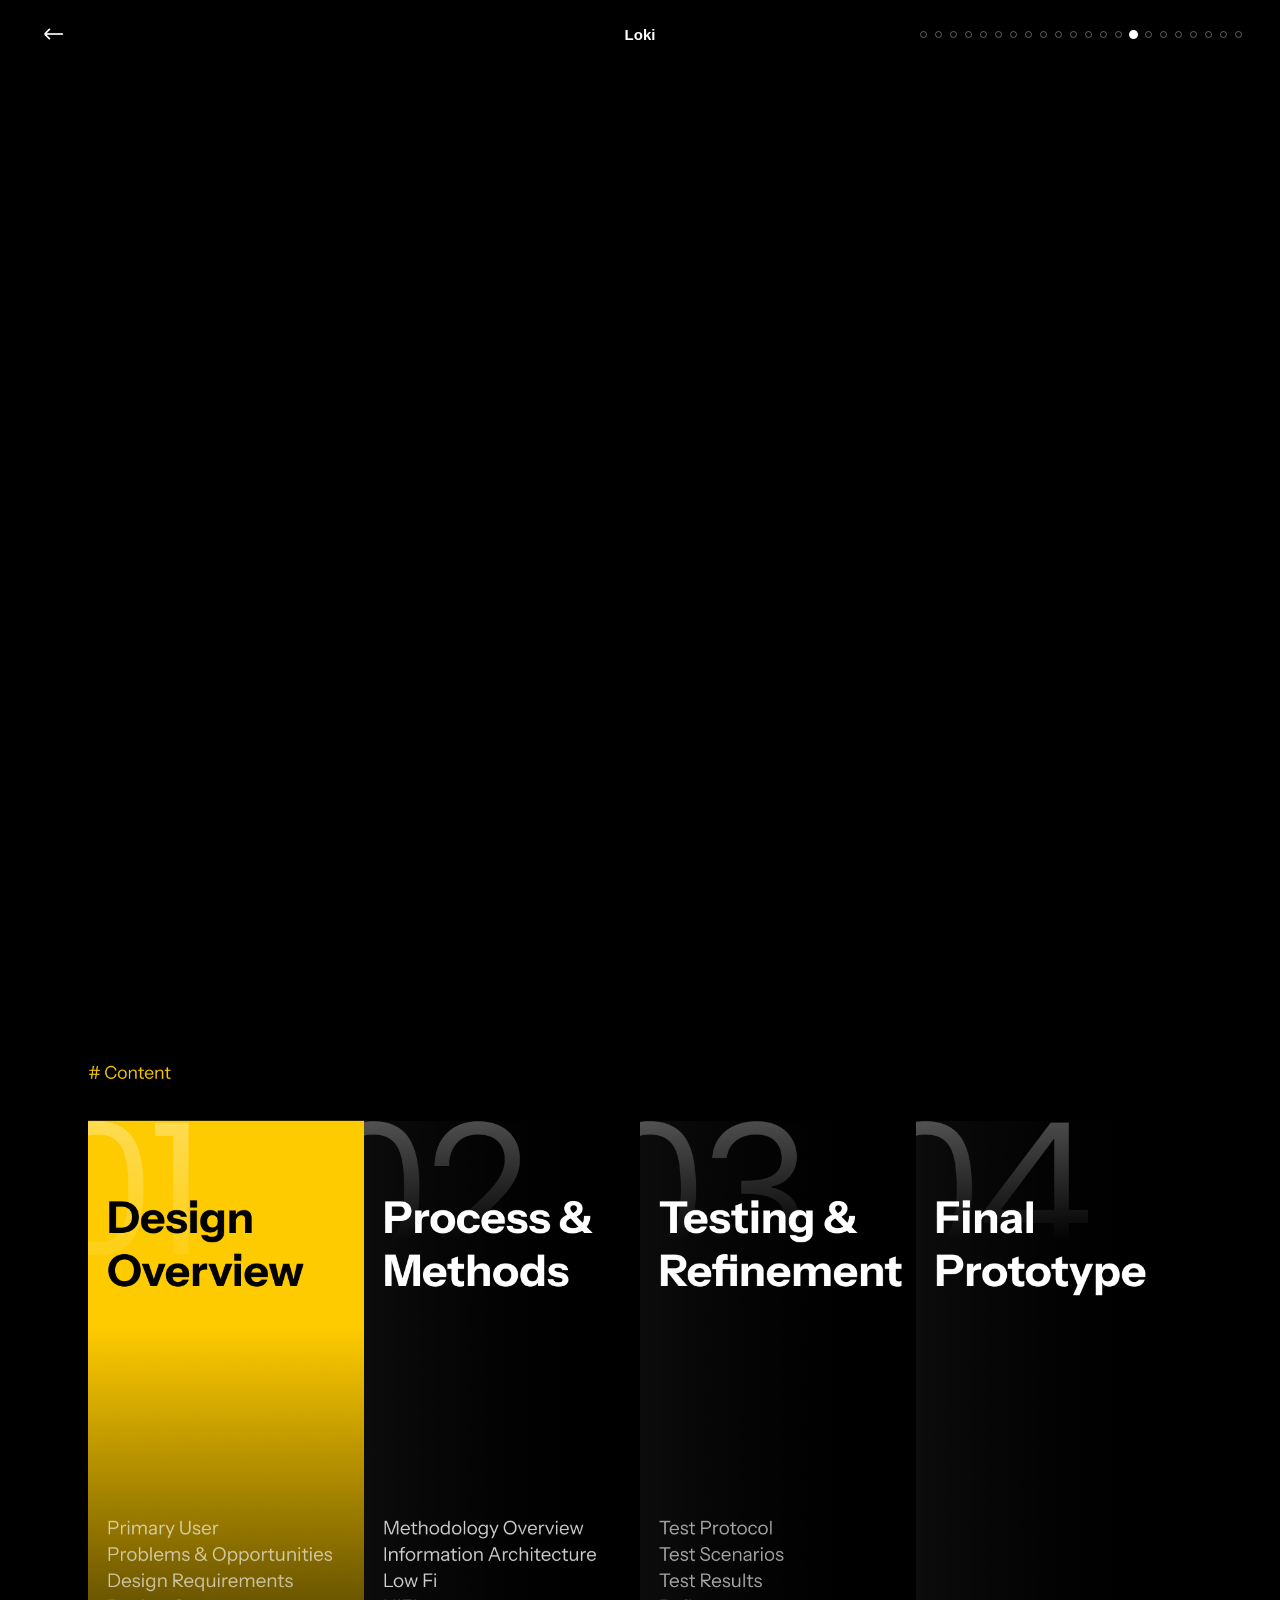
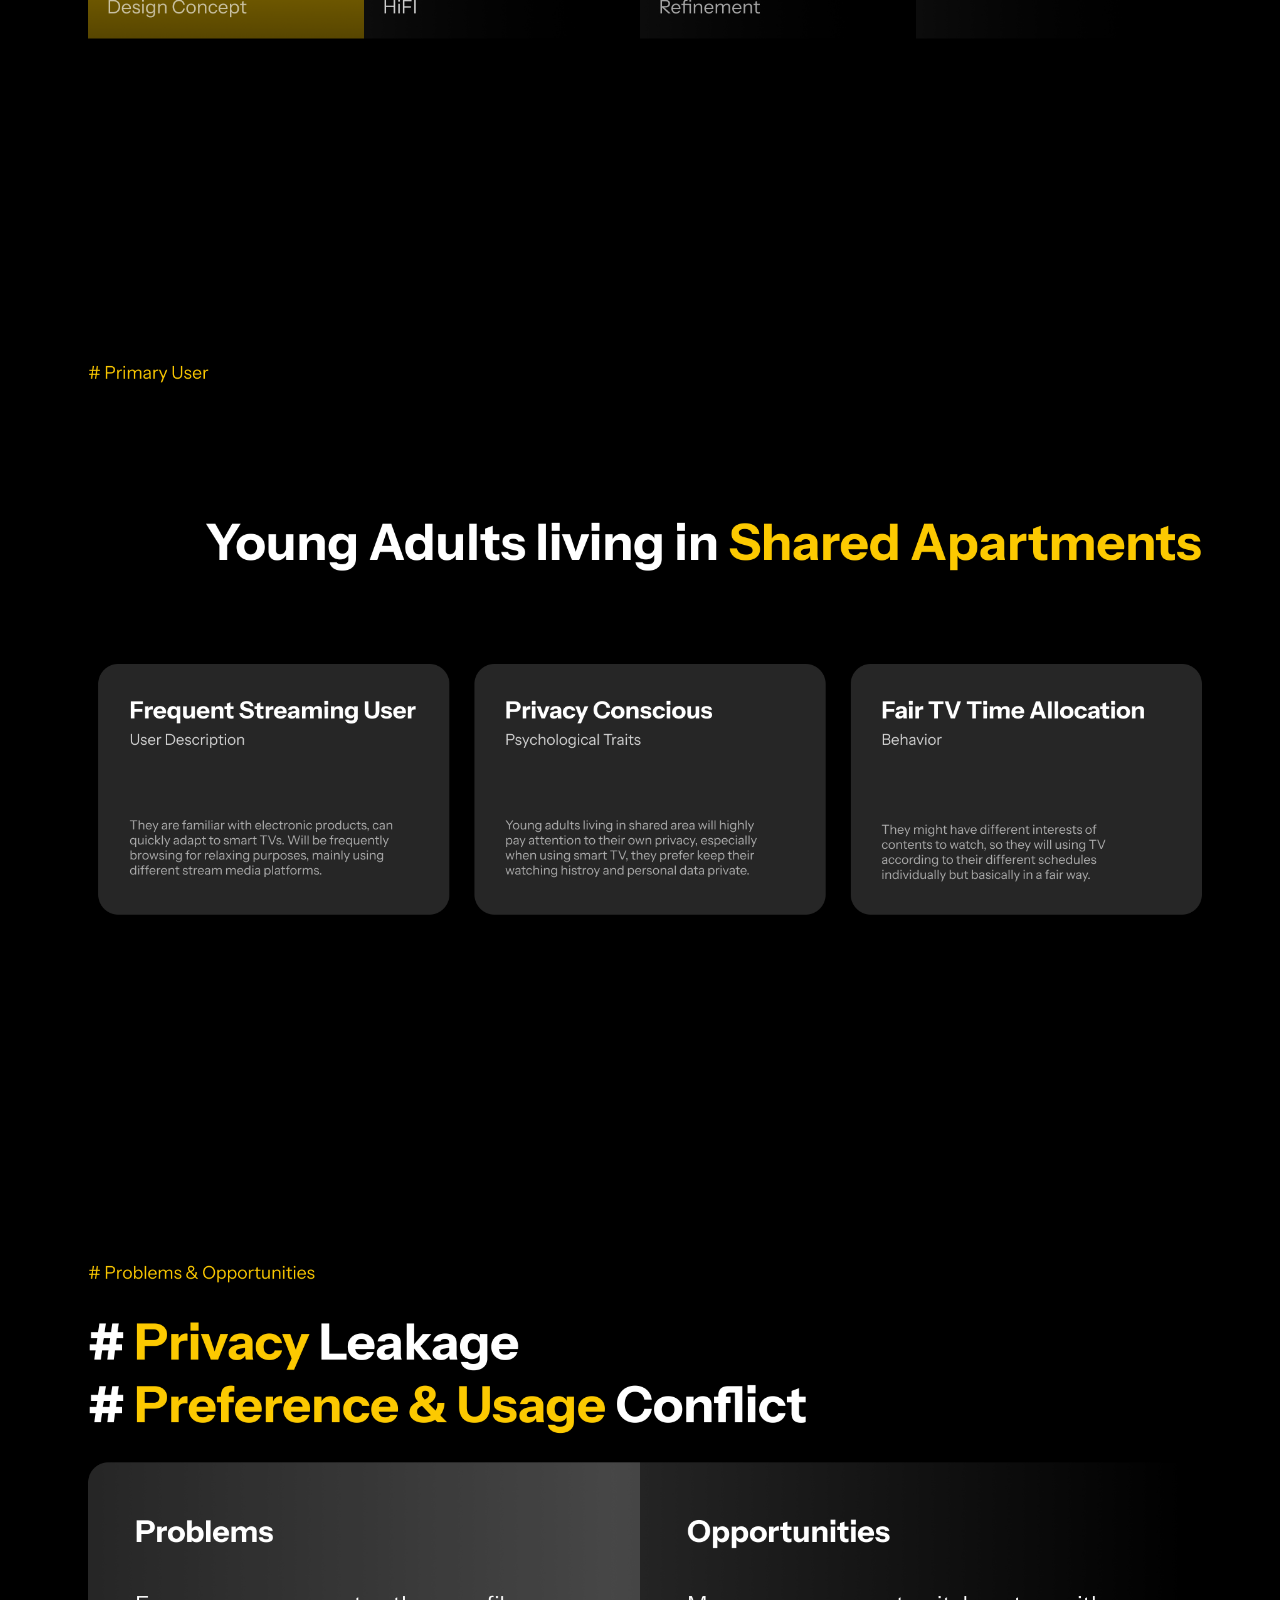
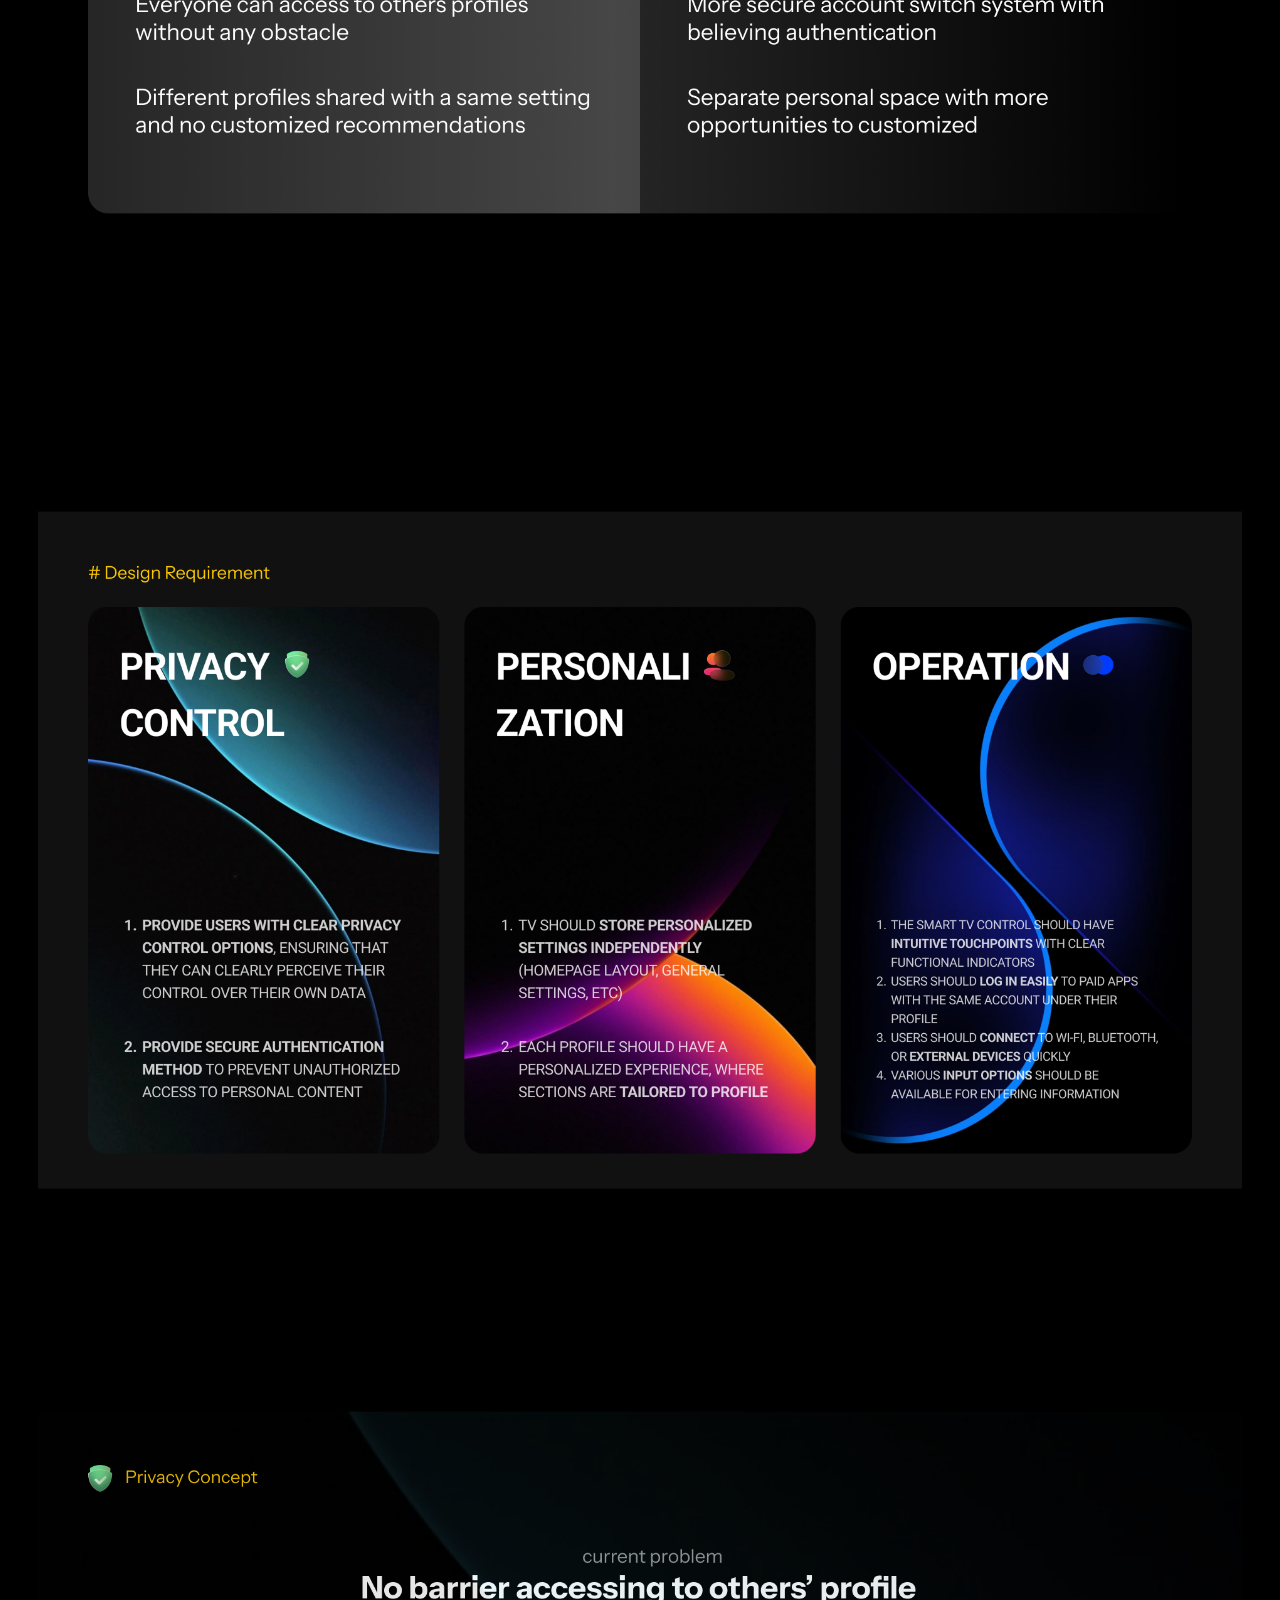
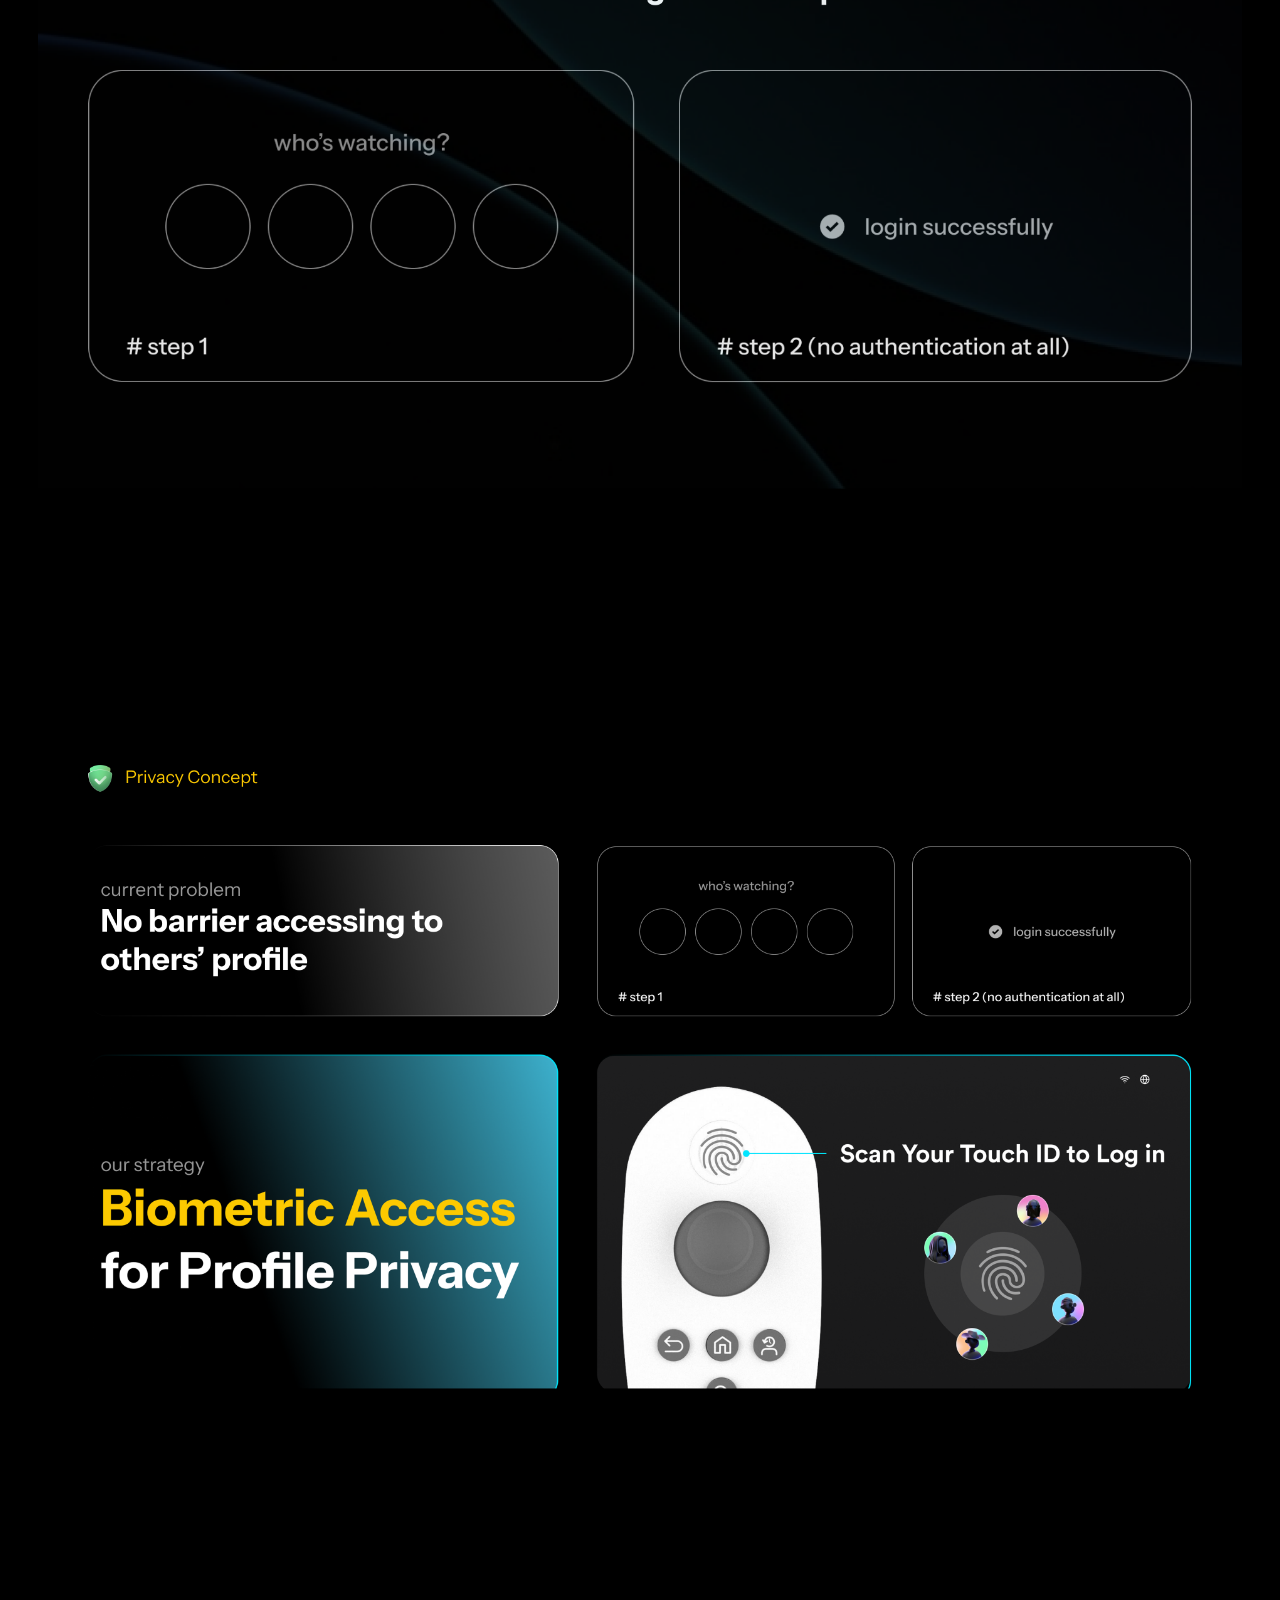
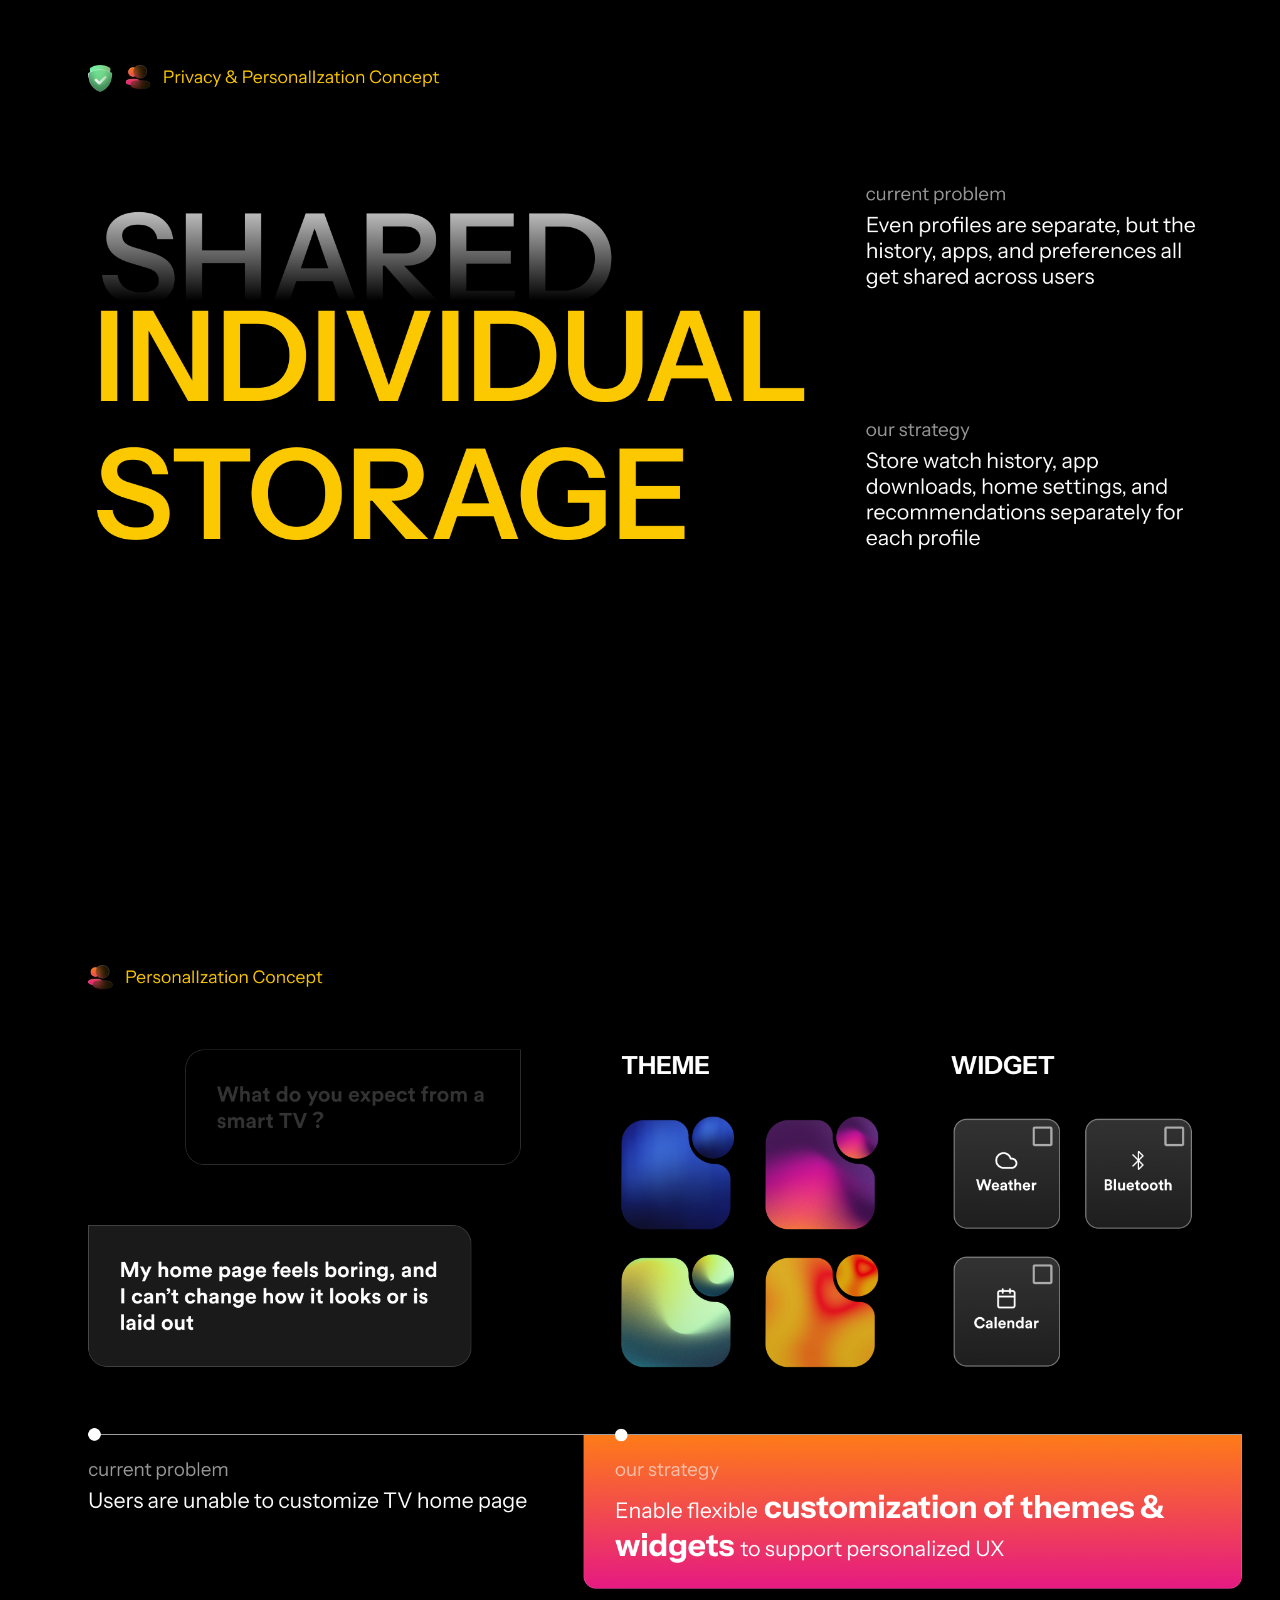
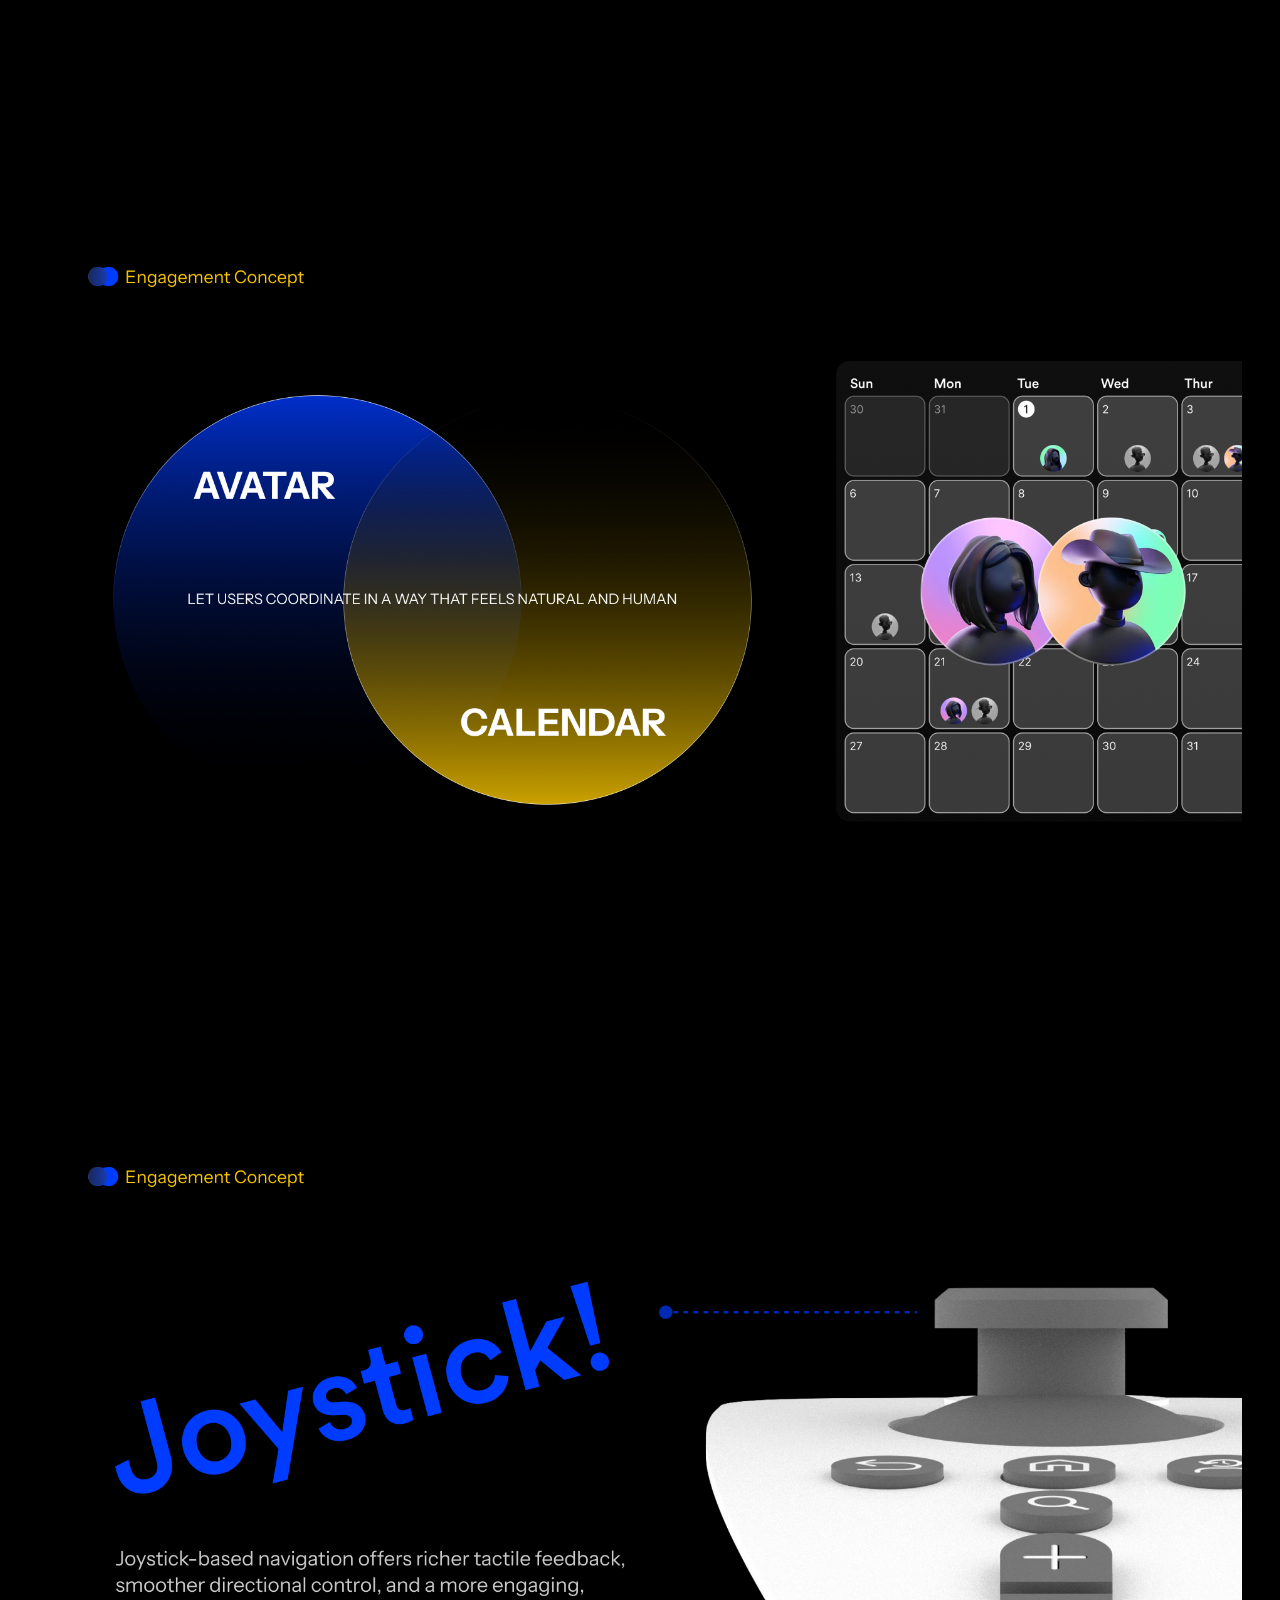
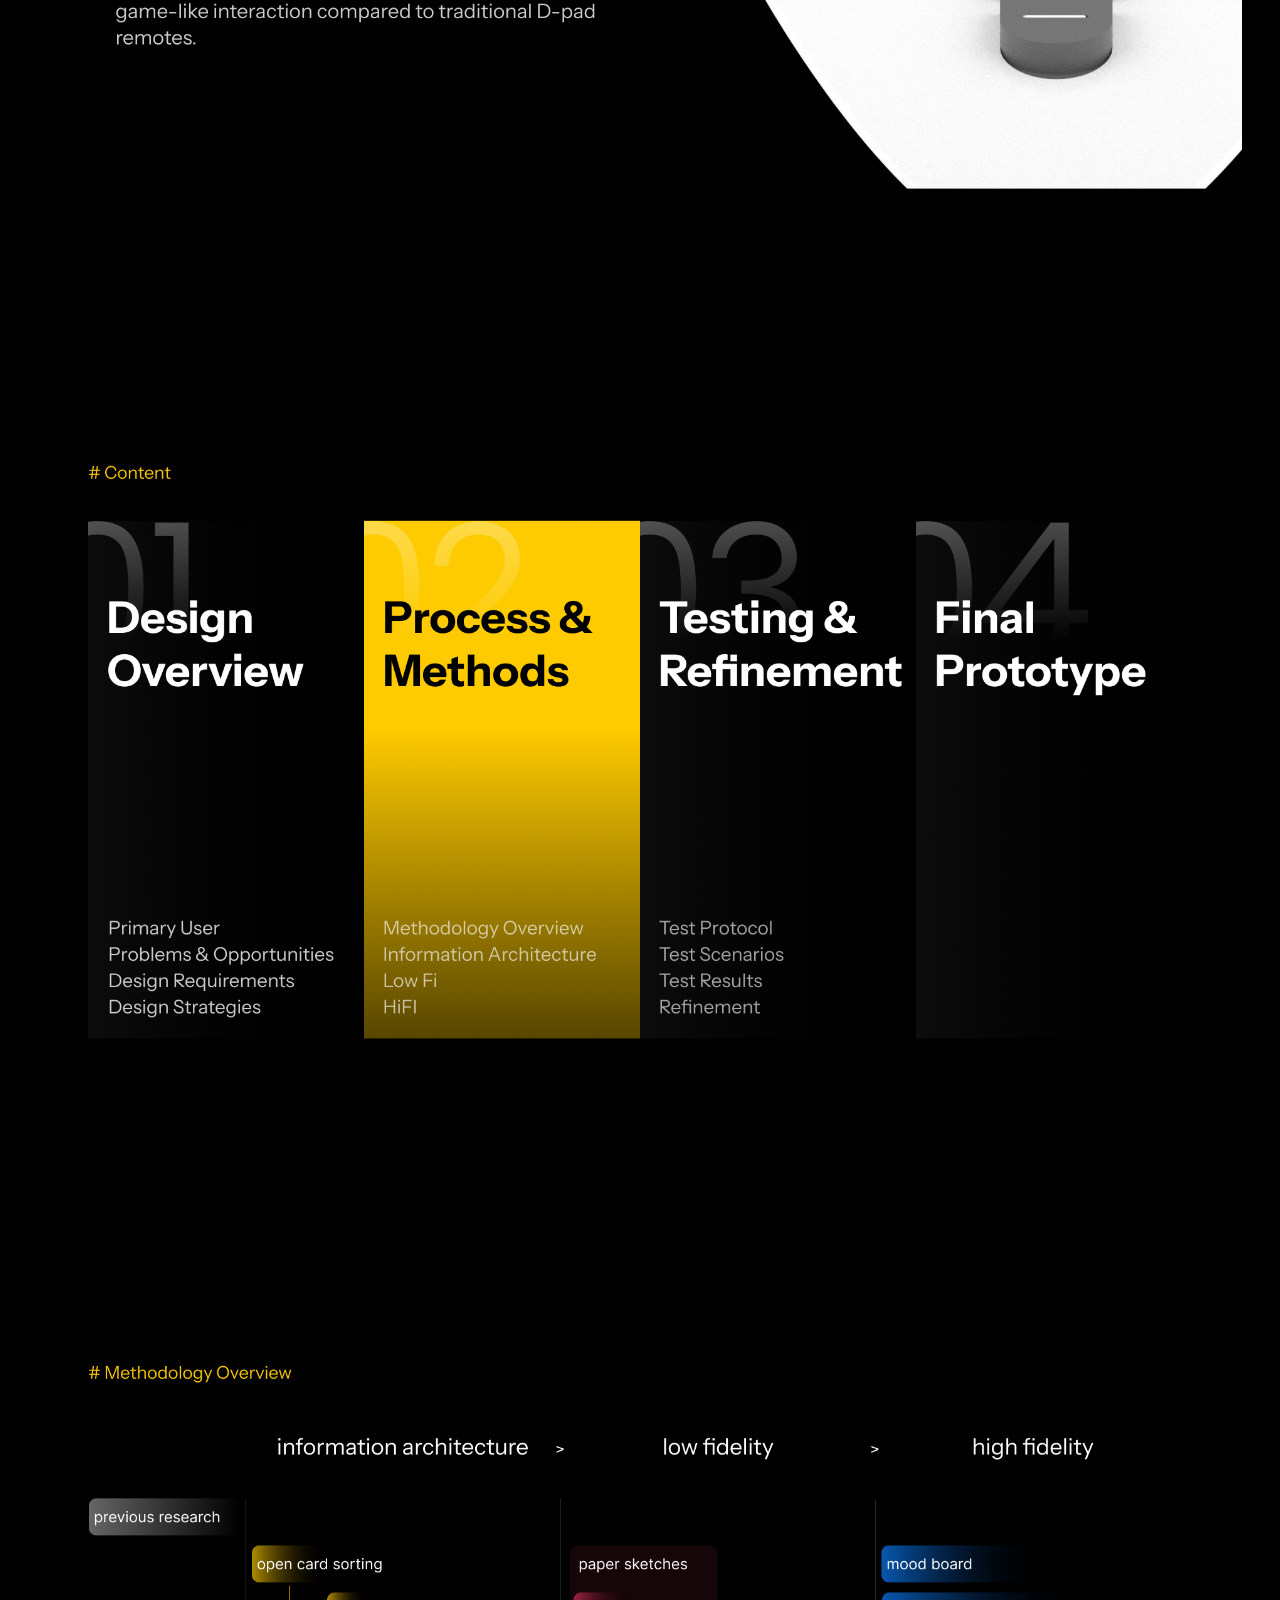
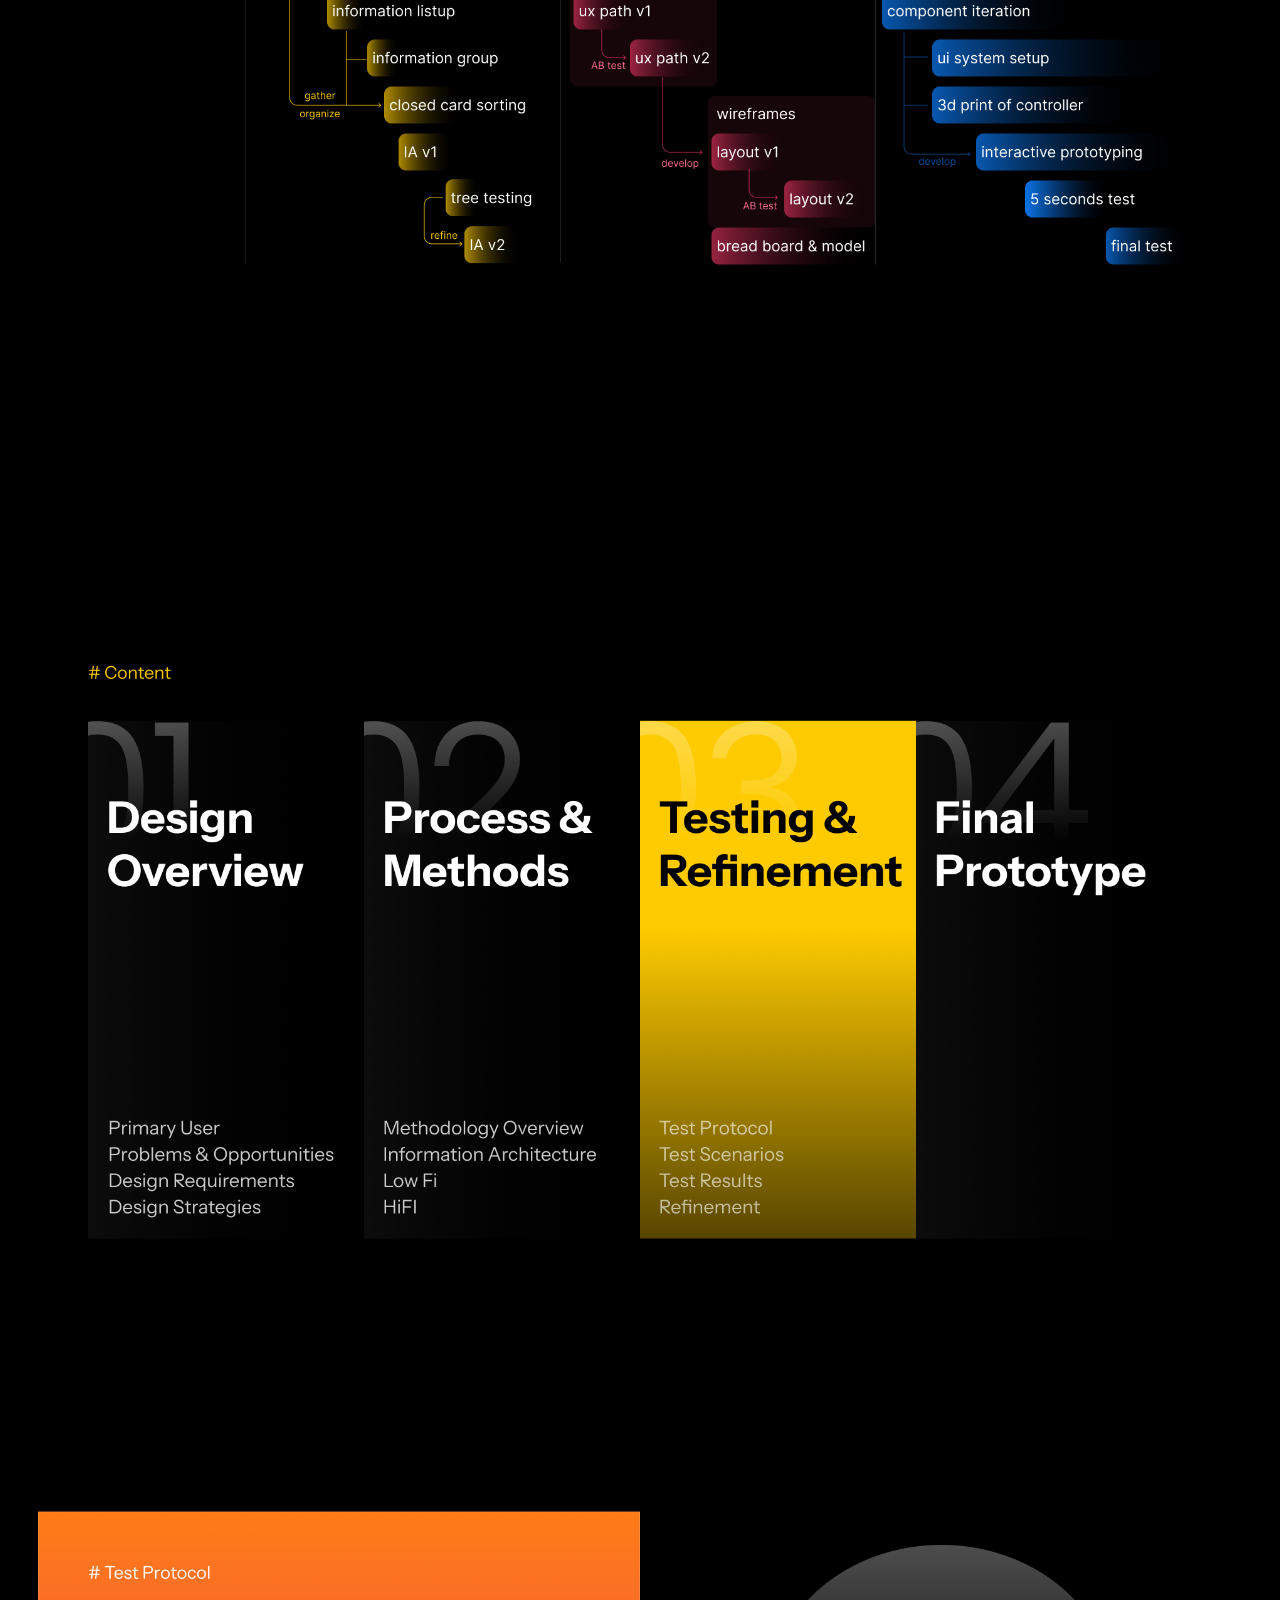
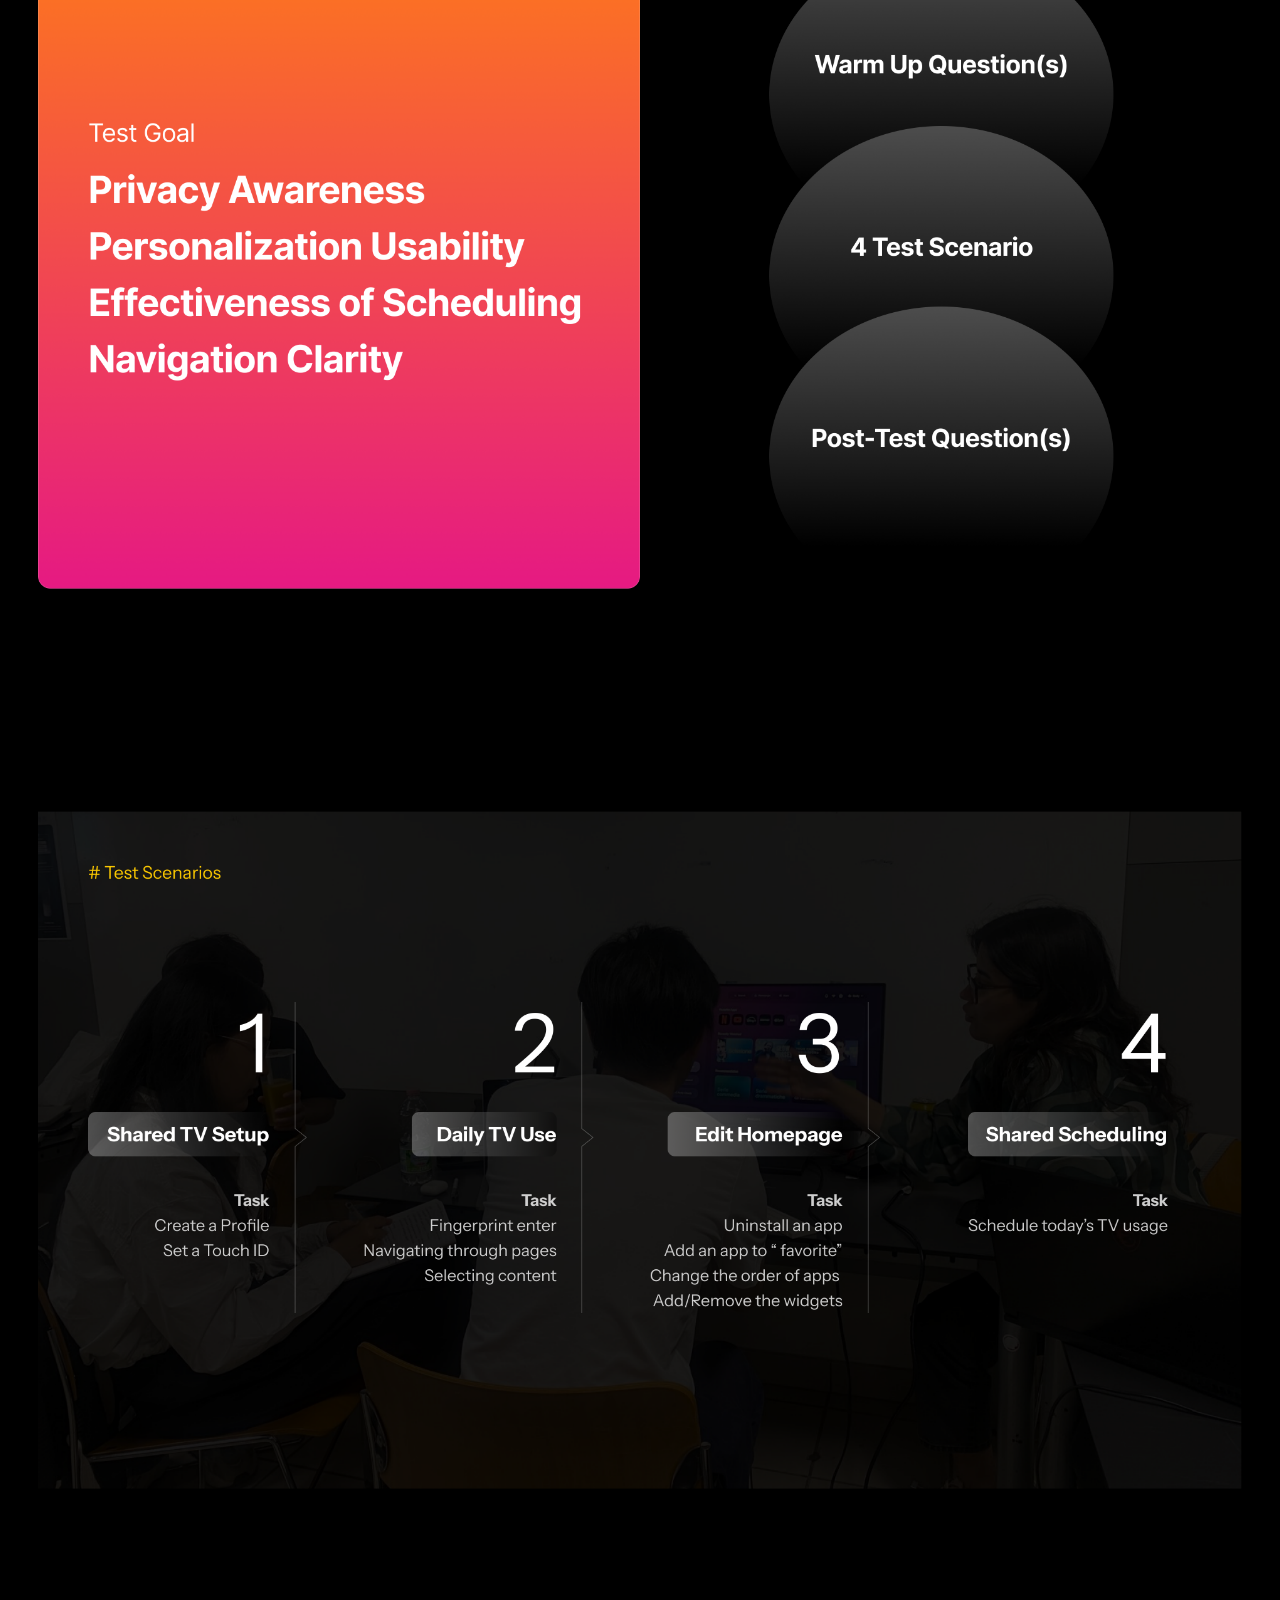
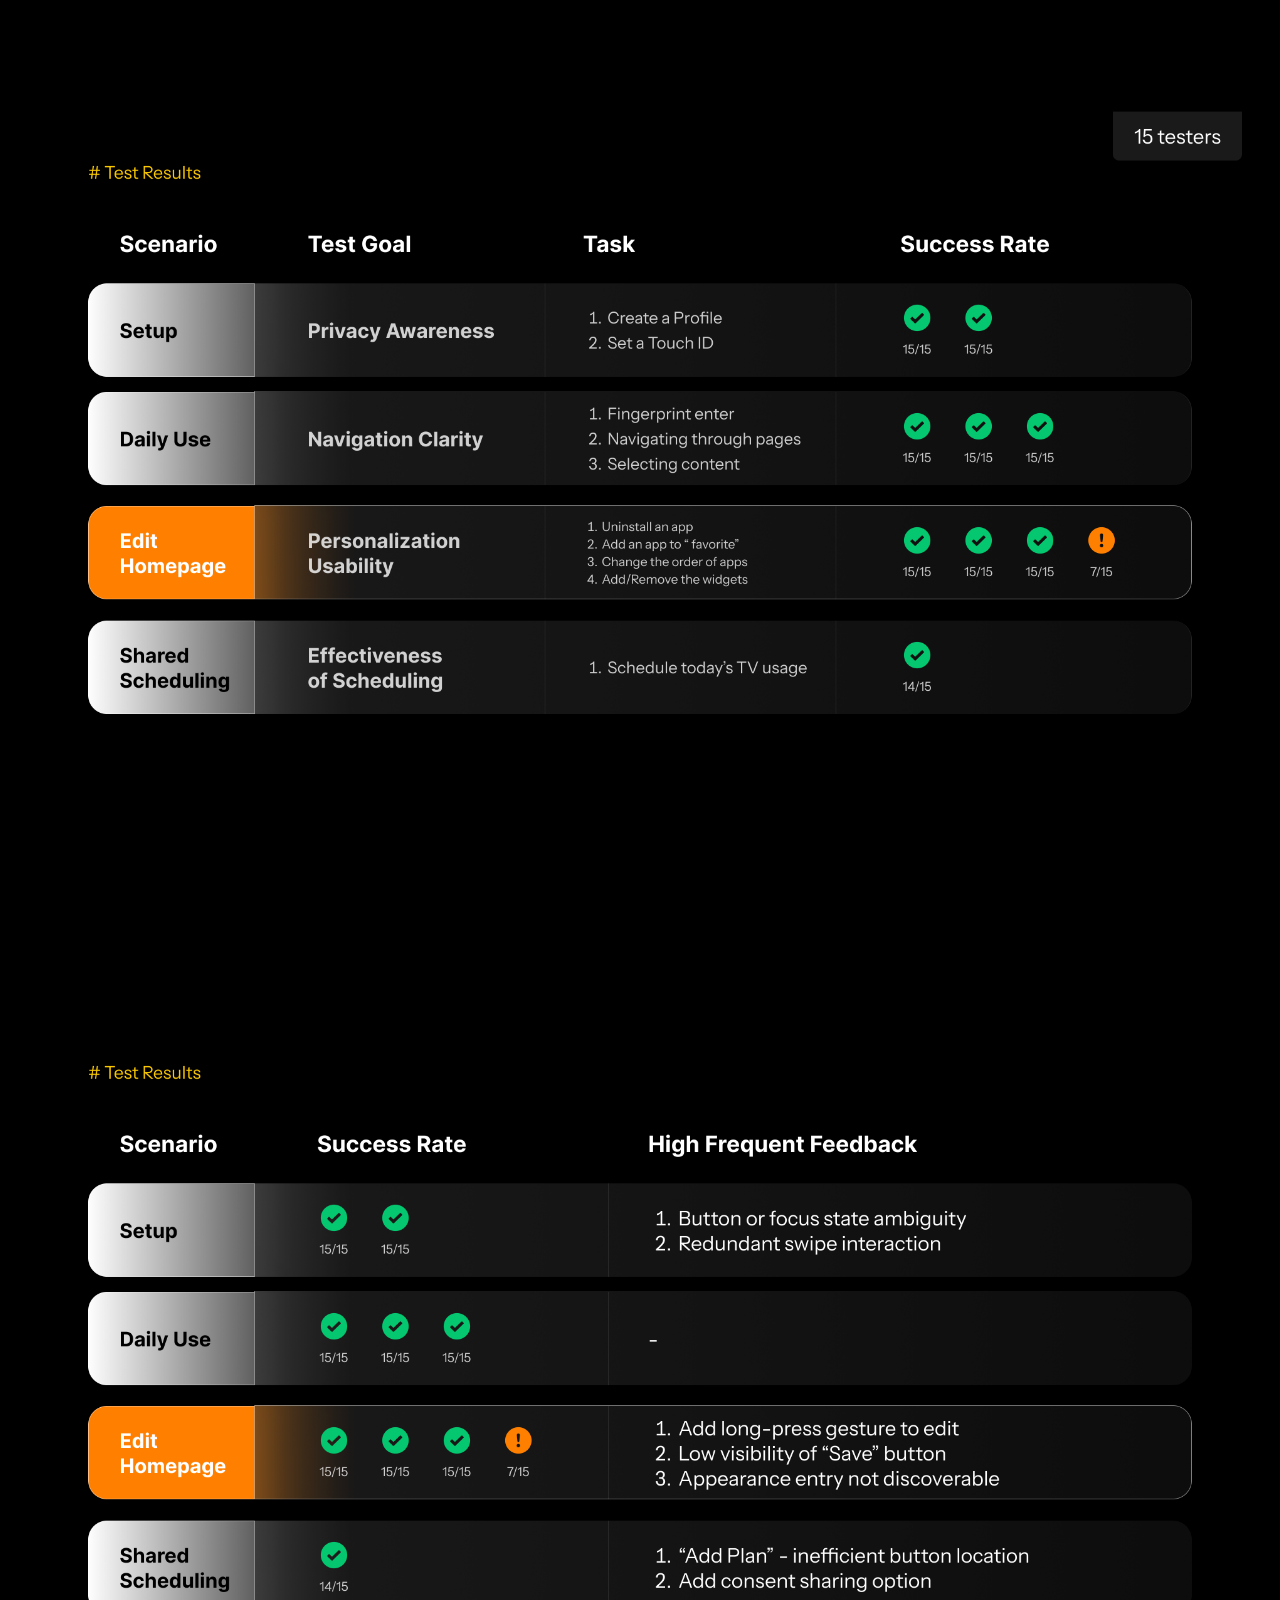
<file: projects/tv-ux-design/index.html>
<!doctype html>
<html lang="en">
  <head>
    <meta charset="UTF-8" />
    <meta name="viewport" content="width=device-width, initial-scale=1.0" />
    <title>Loki</title>
    <link rel="stylesheet" href="./styles.css" />
  </head>
  <body>
    <header class="project-nav" aria-label="Loki navigation">
      <a class="back-link" href="../../index.html#work" aria-label="Back to work">
        <img src="./assets/icon-back-white.png" alt="" />
      </a>
      <span>Loki</span>
      <nav aria-label="Project section navigation">
        <a href="#page-1" aria-label="Go to page 1"></a>
        <a href="#page-2" aria-label="Go to page 2"></a>
        <a href="#page-3" aria-label="Go to page 3"></a>
        <a href="#page-4" aria-label="Go to page 4"></a>
        <a href="#page-5" aria-label="Go to page 5"></a>
        <a href="#page-6" aria-label="Go to page 6"></a>
        <a href="#page-7" aria-label="Go to page 7"></a>
        <a href="#page-8" aria-label="Go to page 8"></a>
        <a href="#page-9" aria-label="Go to page 9"></a>
        <a href="#page-10" aria-label="Go to page 10"></a>
        <a href="#page-11" aria-label="Go to page 11"></a>
        <a href="#page-12" aria-label="Go to page 12"></a>
        <a href="#page-13" aria-label="Go to page 13"></a>
        <a href="#page-14" aria-label="Go to page 14"></a>
        <a href="#page-15" aria-label="Go to page 15"></a>
        <a href="#page-16" aria-label="Go to page 16"></a>
        <a href="#page-17" aria-label="Go to page 17"></a>
        <a href="#page-18" aria-label="Go to page 18"></a>
        <a href="#page-19" aria-label="Go to page 19"></a>
        <a href="#page-20" aria-label="Go to page 20"></a>
        <a href="#page-21" aria-label="Go to page 21"></a>
        <a href="#page-22" aria-label="Go to page 22"></a>
      </nav>
    </header>

    <main class="tv-story" aria-label="Loki case study">
      <section id="page-1" class="tv-section" aria-label="Loki page 1">
        <video class="cover-video" src="./assets/tv-cover.mp4" autoplay muted loop playsinline></video>
      </section>
      <section id="page-2" class="tv-section" aria-label="Loki page 2">
        <img class="slide-shot" src="./assets/page-2.png" alt="Loki page 2." />
      </section>
      <section id="page-3" class="tv-section" aria-label="Loki page 3">
        <img class="slide-shot" src="./assets/page-3.png" alt="Loki page 3." />
      </section>
      <section id="page-4" class="tv-section" aria-label="Loki page 4">
        <img class="slide-shot" src="./assets/page-4.png" alt="Loki page 4." />
      </section>
      <section id="page-5" class="tv-section" aria-label="Loki page 5">
        <img class="slide-shot" src="./assets/page-5.png" alt="Loki page 5." />
      </section>
      <section id="page-6" class="tv-section" aria-label="Loki page 6">
        <img class="slide-shot" src="./assets/page-6.png" alt="Loki page 6." />
      </section>
      <section id="page-7" class="tv-section" aria-label="Loki page 7">
        <img class="slide-shot" src="./assets/page-7.png" alt="Loki page 7." />
      </section>
      <section id="page-8" class="tv-section" aria-label="Loki page 8">
        <img class="slide-shot" src="./assets/page-8.png" alt="Loki page 8." />
      </section>
      <section id="page-9" class="tv-section" aria-label="Loki page 9">
        <img class="slide-shot" src="./assets/page-9.png" alt="Loki page 9." />
      </section>
      <section id="page-10" class="tv-section" aria-label="Loki page 10">
        <img class="slide-shot" src="./assets/page-10.png" alt="Loki page 10." />
      </section>
      <section id="page-11" class="tv-section" aria-label="Loki page 11">
        <img class="slide-shot" src="./assets/page-11.png" alt="Loki page 11." />
      </section>
      <section id="page-12" class="tv-section" aria-label="Loki page 12">
        <img class="slide-shot" src="./assets/page-12.png" alt="Loki page 12." />
      </section>
      <section id="page-13" class="tv-section" aria-label="Loki page 13">
        <img class="slide-shot" src="./assets/page-13.png" alt="Loki page 13." />
      </section>
      <section id="page-14" class="tv-section" aria-label="Loki page 14">
        <img class="slide-shot" src="./assets/page-14.png" alt="Loki page 14." />
      </section>
      <section id="page-15" class="tv-section" aria-label="Loki page 15">
        <img class="slide-shot" src="./assets/page-15.png" alt="Loki page 15." />
      </section>
      <section id="page-16" class="tv-section" aria-label="Loki page 16">
        <img class="slide-shot" src="./assets/page-16.png" alt="Loki page 16." />
      </section>
      <section id="page-17" class="tv-section" aria-label="Loki page 17">
        <img class="slide-shot" src="./assets/page-17.png" alt="Loki page 17." />
      </section>
      <section id="page-18" class="tv-section" aria-label="Loki page 18">
        <img class="slide-shot" src="./assets/page-18.png" alt="Loki page 18." />
      </section>
      <section id="page-19" class="tv-section" aria-label="Loki page 19">
        <img class="slide-shot" src="./assets/page-19.png" alt="Loki page 19." />
      </section>
      <section id="page-20" class="tv-section" aria-label="Loki page 20">
        <img class="slide-shot" src="./assets/page-20.png" alt="Loki page 20." />
      </section>
      <section id="page-21" class="tv-section" aria-label="Loki page 21">
        <img class="slide-shot" src="./assets/page-21.png" alt="Loki page 21." />
      </section>
      <section id="page-22" class="tv-section" aria-label="Loki page 22">
        <a
          class="slide-shot-link"
          href="https://www.figma.com/proto/6q4RL0qw4KWPmCwBhOqMmC/Studio-G5?page-id=1191%3A10963&node-id=1269-35902&starting-point-node-id=1269%3A34840&t=KiumAnhHwOBWZvbN-1"
          target="_blank"
          rel="noopener"
          aria-label="Open Loki Figma prototype"
        >
          <img src="./assets/page-22.png" alt="Loki page 22." />
        </a>
      </section>
    </main>

    <script src="./script.js"></script>
  </body>
</html>
</file>
<file: styles.css>
:root {
  --paper: #ffffff;
  --ink: #000000;
  --ease: cubic-bezier(0.22, 1, 0.36, 1);
}

* {
  box-sizing: border-box;
}

html {
  scroll-behavior: smooth;
}

body {
  margin: 0;
  background: var(--paper);
}

button,
a {
  -webkit-tap-highlight-color: transparent;
}

.deck {
  background: var(--paper);
}

.fixed-nav {
  position: fixed;
  top: 0;
  left: 0;
  z-index: 20;
  width: 100%;
  height: 100svh;
  pointer-events: none;
  opacity: 1;
  transition: opacity 280ms var(--ease);
}

.fixed-nav.is-home {
  opacity: 0;
}

.nav-stage {
  position: relative;
  width: min(100vw, 177.7778svh);
  aspect-ratio: 16 / 9;
  height: auto;
  margin: 0 auto;
}

.nav-stage a {
  position: absolute;
}

.nav-stage a {
  z-index: 2;
  pointer-events: auto;
}

.nav-stage img {
  display: block;
  width: 100%;
  height: 100%;
  object-fit: contain;
}

.nav-logo {
  left: 3.125%;
  top: 2.5%;
  width: 2.8466%;
  height: 5.0606%;
}

.nav-item {
  transition: opacity 220ms var(--ease), transform 220ms var(--ease);
}

.nav-item:hover,
.nav-item.is-active {
  opacity: 1;
  transform: translateY(-5%);
}

.nav-about {
  left: 42.9583%;
  top: 4.0741%;
  width: 4.3638%;
  height: 1.5815%;
}

.nav-work {
  left: 52.8646%;
  top: 4.0741%;
  width: 4.3022%;
  height: 2.0352%;
}

.nav-contact {
  left: 93.5885%;
  top: 4.3519%;
  width: 3.3017%;
  height: 1.3037%;
}

.tab-underline {
  position: absolute;
  left: var(--u-left);
  top: var(--u-top);
  width: var(--u-width);
  height: 17%;
  object-fit: contain;
  opacity: 0;
  pointer-events: none;
  transition: opacity 420ms var(--ease);
}

.nav-item.is-active .tab-underline {
  opacity: 1;
}

.slide {
  display: grid;
  min-height: 100svh;
  place-items: center;
  padding: 0;
  overflow: hidden;
  background: var(--paper);
}

.stage {
  position: relative;
  width: min(100vw, 177.7778svh);
  aspect-ratio: 16 / 9;
  background: var(--paper);
  opacity: 0;
  transform: translateY(18px);
  transition: opacity 760ms var(--ease), transform 760ms var(--ease);
}

.slide.visible .stage {
  opacity: 1;
  transform: translateY(0);
}

.layer,
.hotspot {
  position: absolute;
  left: var(--x);
  top: var(--y);
  width: var(--w);
  height: var(--h);
}

.layer {
  display: block;
  object-fit: contain;
  user-select: none;
  pointer-events: none;
}

.about-copy-group {
  position: absolute;
  left: 10.4833%;
  top: 50%;
  display: flex;
  width: 46.259%;
  transform: translateY(-50%);
  flex-direction: column;
  align-items: flex-start;
  gap: 30px;
}

.about-copy-group img {
  display: block;
  height: auto;
  object-fit: contain;
  user-select: none;
  pointer-events: none;
}

.about-resume-link {
  display: block;
  width: 80.942%;
  pointer-events: auto;
}

.about-copy-image {
  width: 100%;
}

.about-resume-image {
  width: 100%;
}

.tv-image {
  object-position: left center;
}

.logo-image,
.title-image {
  animation: pulse 5.2s ease-in-out infinite;
}

.portrait-image {
  transform-origin: center;
  transition: transform 380ms var(--ease), filter 380ms var(--ease);
}

#about .stage:hover .portrait-image {
  transform: translateY(-1.2%) rotate(-0.5deg);
  filter: contrast(1.05);
}

.hotspot,
.work-hit {
  display: block;
  border: 0;
  border-radius: 0;
  background: transparent;
  cursor: pointer;
}

.hotspot:focus-visible,
.work-hit:focus-visible {
  outline: 1px solid var(--ink);
  outline-offset: 4px;
}

.work-hit {
  position: absolute;
  z-index: 2;
  top: 26.6%;
  width: 20%;
  height: 49%;
}

.work-hit.work-ai {
  left: 9.3%;
}

.work-hit.work-b2b {
  left: 40.2%;
}

.work-hit.work-tv {
  left: 71.1%;
}

.work-asset {
  transition: transform 360ms var(--ease), filter 360ms var(--ease);
}

#work .stage:has(.work-ai:hover) .ai-image,
#work .stage:has(.work-ai:focus-visible) .ai-image,
#work .stage:has(.work-b2b:hover) .b2b-image,
#work .stage:has(.work-b2b:focus-visible) .b2b-image,
#work .stage:has(.work-tv:hover) .tv-image,
#work .stage:has(.work-tv:focus-visible) .tv-image {
  transform: translateY(-2.4%) scale(1.035);
  filter: contrast(1.08);
}

.contact-copy {
  position: absolute;
  left: 50%;
  top: 50%;
  display: flex;
  width: max-content;
  max-width: 72%;
  transform: translate(-50%, -50%);
  flex-direction: column;
  align-items: flex-start;
  gap: clamp(14px, 1.7svh, 22px);
  color: var(--ink);
  font-family: "Antic Slab", Georgia, serif;
  font-size: clamp(20px, 2.15vw, 42px);
  font-weight: 400;
  line-height: 1.18;
  letter-spacing: 0;
  text-align: left;
  user-select: text;
  z-index: 1;
}

.contact-copy a {
  display: inline-block;
  color: inherit;
  text-decoration: none;
  user-select: text;
}

.contact-copy a:hover {
  opacity: 0.72;
}

.sr-only {
  position: absolute;
  width: 1px;
  height: 1px;
  padding: 0;
  margin: -1px;
  overflow: hidden;
  clip: rect(0, 0, 0, 0);
  white-space: nowrap;
  border: 0;
}

@keyframes pulse {
  0%,
  100% {
    transform: scale(1);
  }
  50% {
    transform: scale(1.028);
  }
}

@media (max-width: 700px) {
  .fixed-nav {
    width: 920px;
    min-width: 920px;
  }

  .nav-stage {
    width: 920px;
    margin: 0;
  }

  .slide {
    min-height: 64vw;
    overflow-x: auto;
    place-items: start center;
  }

  .stage {
    width: 920px;
    min-width: 920px;
  }
}

@media (prefers-reduced-motion: reduce) {
  *,
  *::before,
  *::after {
    scroll-behavior: auto !important;
    animation-duration: 0.01ms !important;
    animation-iteration-count: 1 !important;
    transition-duration: 0.01ms !important;
  }
}
</file>
<file: projects/ai-tool-design/styles.css>
:root {
  --paper: #ffffff;
  --ink: #000000;
  --muted: #8c8c8c;
  --shade: rgba(0, 0, 0, 0.08);
  --ease: cubic-bezier(0.22, 1, 0.36, 1);
  --kicker-top: clamp(48px, 7.41svh, 80px);
  --kicker-left: clamp(32px, 5.21vw, 100px);
  --kicker-size: 20px;
}

* {
  box-sizing: border-box;
}

html {
  height: 100%;
  overflow: hidden;
  overscroll-behavior-y: contain;
}

body {
  margin: 0;
  height: 100svh;
  overflow: hidden;
  color: var(--ink);
  background: var(--paper);
  font-family: "Times New Roman", Times, serif;
}

a {
  color: inherit;
  text-decoration: none;
}

img {
  display: block;
  max-width: 100%;
  user-select: none;
}

.project-nav {
  position: fixed;
  top: 0;
  left: 0;
  z-index: 20;
  display: grid;
  grid-template-columns: 1fr auto 1fr;
  align-items: center;
  width: 100%;
  padding: 18px clamp(18px, 3vw, 44px);
  font-size: 15px;
  font-weight: 700;
  letter-spacing: 0;
  color: #111111;
  pointer-events: none;
}

body.is-dark-slide .project-nav {
  color: #ffffff;
}

.project-nav a,
.project-nav nav {
  pointer-events: auto;
}

.project-nav > a {
  justify-self: start;
}

.back-link {
  display: grid;
  place-items: center;
  width: 32px;
  height: 32px;
}

.back-link img {
  width: 28px;
  height: 28px;
  object-fit: contain;
}

.back-icon-light {
  display: none;
}

body.is-dark-slide .back-icon-dark {
  display: none;
}

body.is-dark-slide .back-icon-light {
  display: block;
}

.project-nav > span {
  justify-self: center;
}

.project-nav nav {
  justify-self: end;
  display: flex;
  gap: 8px;
}

.project-nav nav a {
  width: 7px;
  height: 7px;
  border: 1px solid currentColor;
  border-radius: 50%;
  opacity: 0.36;
  transition: opacity 220ms var(--ease), transform 220ms var(--ease), background 220ms var(--ease);
}

.project-nav nav a.is-active {
  background: currentColor;
  opacity: 1;
  transform: scale(1.28);
}

.project-story {
  height: 100svh;
  background: #fff;
  transform: translate3d(0, var(--deck-y, 0), 0);
  transition: transform 820ms cubic-bezier(0.2, 0.82, 0.18, 1);
  will-change: transform;
}

.story-section {
  position: relative;
  isolation: isolate;
  display: grid;
  height: 100svh;
  min-height: 100svh;
  overflow: hidden;
  padding: clamp(70px, 9vh, 118px) clamp(24px, 5.2vw, 100px);
  background: #fff;
}

.kicker {
  position: absolute;
  top: var(--kicker-top);
  left: var(--kicker-left);
  z-index: 2;
  margin: 0;
  color: var(--muted);
  font-size: var(--kicker-size);
  line-height: 1.15;
}

.body-copy {
  margin: 0;
  font-size: clamp(24px, 2vw, 38px);
  line-height: 1.18;
}

h1,
h2,
p {
  letter-spacing: 0;
}

h1,
h2 {
  margin: 0;
  font-weight: 700;
}

.giant-word {
  margin: 0;
  font-weight: 400;
  line-height: 0.84;
  white-space: nowrap;
}

.cover {
  min-height: 100svh;
  place-items: center;
  padding: 0;
}

.cover-bg {
  position: absolute;
  z-index: 1;
  inset: 0;
  width: 100%;
  height: 100%;
  object-fit: cover;
}

.cover-person {
  position: absolute;
  z-index: 2;
  top: 37.1%;
  left: 50%;
  width: clamp(250px, 26vw, 500px);
  transform: translate(-46.8%, 0) scale(0.94);
  transform-origin: center;
}

.cover-person[data-motion="zoom"] {
  transform: translate(-46.8%, 0) scale(0.9);
}

.is-visible .cover-person[data-motion="zoom"] {
  transform: translate(-46.8%, 0) scale(1);
}

.cover-caption {
  position: absolute;
  left: 0;
  bottom: 0;
  z-index: 2;
  width: min(39.2vw, 752px);
  min-width: 360px;
}

.long-dry {
  place-items: center;
  padding: 0;
}

.slide-stage {
  position: relative;
  width: min(100vw, 177.7778svh);
  aspect-ratio: 16 / 9;
  container-type: inline-size;
  overflow: hidden;
}

.quote-stack {
  position: absolute;
  top: 16.76%;
  left: 34.11%;
  width: 31.77%;
  text-align: center;
}

.quote-stack p {
  margin: 0 0 8.85%;
  font-size: clamp(22px, 2.6cqw, 50px);
  line-height: 1.14;
}

.quote-stack img {
  width: 81.97%;
  margin: 0 auto;
}

.long-dry .long {
  position: absolute;
  left: 5.57%;
  bottom: 7.31%;
  width: 38.85%;
}

.long-dry .dry {
  position: absolute;
  right: 5.52%;
  bottom: 7.69%;
  width: 32.5%;
}

.word-image {
  height: auto;
}

.no-time {
  place-items: center;
  padding: 0;
}

.no-time-group {
  position: absolute;
  top: 33.06%;
  left: 5.21%;
  width: 90%;
  height: auto;
  transform-origin: center;
}

.prompt-pain {
  place-items: center;
  padding: 0;
}

.prompt-copy-image {
  position: absolute;
  top: 33.06%;
  left: 25%;
  width: 37.63%;
  height: auto;
  transform: translateX(-50%);
}

.prompt-screen-image {
  position: absolute;
  top: 50%;
  left: 75%;
  width: 46.3%;
  height: auto;
  max-width: none;
  transform: translate(-50%, -50%);
}

.prompt-copy-image[data-motion="rise"] {
  transform: translateX(-50%) translateY(34px);
}

.prompt-screen-image[data-motion="screen"] {
  transform: translate(-50%, -50%) translateY(36px) scale(0.98);
}

.is-visible .prompt-copy-image[data-motion="rise"] {
  transform: translateX(-50%) translateY(0) scale(1);
}

.is-visible .prompt-screen-image[data-motion="screen"] {
  transform: translate(-50%, -50%) translateY(0) scale(1);
}

.patterns {
  place-items: center;
  padding: 0;
}

.pattern-copy-image {
  position: absolute;
  left: 5.21%;
  bottom: 8.43%;
  width: 40%;
  height: auto;
}

.pattern-screen-image {
  position: absolute;
  top: 50%;
  left: 75%;
  width: 37.45%;
  height: auto;
  max-width: none;
  transform: translate(-50%, -50%);
  transform-origin: center;
}

.pattern-copy-image[data-motion="rise"] {
  transform: translateY(34px);
}

.pattern-screen-image[data-motion="screen"] {
  transform: translate(-50%, -50%) translateY(36px) scale(0.98);
}

.is-visible .pattern-copy-image[data-motion="rise"] {
  transform: translateY(0) scale(1);
}

.is-visible .pattern-screen-image[data-motion="screen"] {
  transform: translate(-50%, -50%) translateY(0) scale(1);
}

.design-goal {
  place-items: center;
  padding: 0;
}

.goal-pattern-image,
.goal-arrow-image,
.goal-title-image {
  position: absolute;
  top: 50%;
  height: auto;
  max-width: none;
  transform-origin: center;
}

.goal-pattern-image {
  left: 25%;
  width: 37.45%;
  transform: translate(-50%, -50%);
}

.goal-arrow-image {
  left: 50%;
  width: 9.6%;
  transform: translate(-50%, -50%);
}

.goal-title-image {
  left: 75%;
  width: 35.4%;
  transform: translate(-50%, -50%);
}

.goal-pattern-image[data-motion="screen"] {
  transform: translate(-50%, -50%) scale(1);
}

.goal-arrow-image[data-motion="fade"] {
  transform: translate(-50%, -50%) translateX(-18px);
}

.goal-title-image[data-motion="rise"] {
  transform: translate(-50%, -50%) translateY(34px);
}

.is-visible .goal-pattern-image[data-motion="screen"],
.is-visible .goal-arrow-image[data-motion="fade"],
.is-visible .goal-title-image[data-motion="rise"] {
  transform: translate(-50%, -50%) translateY(0) scale(1);
}

.upload-prototype {
  place-items: center;
  padding: 0;
}

.upload-panel-image {
  position: absolute;
  top: 50%;
  left: 50%;
  width: 89.64%;
  height: auto;
  max-width: none;
  transform: translate(-50%, -50%);
  transform-origin: center;
}

.upload-panel-image[data-motion="screen"] {
  transform: translate(-50%, -50%) translateY(28px) scale(0.99);
}

.is-visible .upload-panel-image[data-motion="screen"] {
  transform: translate(-50%, -50%) translateY(0) scale(1);
}

.structured-controls {
  position: relative;
  overflow: hidden;
  padding: 0;
}

.prompt-chips-image {
  position: absolute;
  left: clamp(28px, 3.13vw, 60px);
  bottom: clamp(34px, 8.33svh, 90px);
  width: min(39vw, 56svh);
  height: auto;
  max-width: none;
  transform-origin: left bottom;
}

.structured-controls-image {
  position: absolute;
  top: 0;
  right: 0;
  height: 100svh;
  width: auto;
  max-width: none;
  transform-origin: right center;
}

.prompt-chips-image[data-motion="rise"] {
  transform: translateY(30px);
}

.structured-controls-image[data-motion="screen"] {
  transform: translateX(26px);
}

.is-visible .prompt-chips-image[data-motion="rise"] {
  transform: translateY(0);
}

.is-visible .structured-controls-image[data-motion="screen"] {
  transform: translateX(0);
}

.reference-selection,
.paper-highlight,
.architecture-flow,
.ai-workflow,
.ai-workflow-mockup {
  position: relative;
  overflow: hidden;
  padding: 0;
}

.architecture-flow,
.ai-workflow,
.ai-workflow-mockup {
  background: #101010;
}

.reference-controls-image,
.paper-highlight-image,
.architecture-flow-image,
.ai-workflow-image,
.ai-workflow-mockup-image {
  position: absolute;
  top: 50%;
  left: var(--kicker-left);
  width: min(calc(100vw - var(--kicker-left) * 2), 160svh);
  height: auto;
  max-width: none;
  transform: translateY(-50%);
  transform-origin: left center;
}

.reference-controls-image[data-motion="screen"],
.paper-highlight-image[data-motion="screen"],
.architecture-flow-image[data-motion="screen"],
.ai-workflow-image[data-motion="screen"],
.ai-workflow-mockup-image[data-motion="screen"] {
  transform: translateY(calc(-50% + 26px)) scale(0.99);
}

.is-visible .reference-controls-image[data-motion="screen"],
.is-visible .paper-highlight-image[data-motion="screen"],
.is-visible .architecture-flow-image[data-motion="screen"],
.is-visible .ai-workflow-image[data-motion="screen"],
.is-visible .ai-workflow-mockup-image[data-motion="screen"] {
  transform: translateY(-50%) scale(1);
}

.prototype-link {
  place-items: center;
  padding: 0;
  background: #101010;
  color: #fff;
}

.prototype-link-copy {
  text-align: center;
}

.prototype-link-copy a {
  display: inline-block;
  color: inherit;
  font-size: clamp(64px, 6.2vw, 120px);
  font-weight: 700;
  line-height: 0.95;
  text-decoration: underline;
  text-underline-offset: 0.17em;
  text-decoration-thickness: 0.08em;
}

.prototype-link-copy p {
  margin: clamp(34px, 3.8svh, 44px) 0 0;
  font-size: clamp(26px, 2.1vw, 40px);
  line-height: 1.12;
}

[data-motion] {
  opacity: 0;
  transition-duration: 900ms;
  transition-property: opacity, transform, filter;
  transition-timing-function: var(--ease);
}

[data-motion="fade"] {
  transform: translateY(8px);
}

[data-motion="rise"] {
  transform: translateY(34px);
}

[data-motion="zoom"] {
  transform: scale(0.92);
  filter: blur(1px);
}

[data-motion="slide-left"] {
  transform: translateX(-9vw);
}

[data-motion="slide-right"] {
  transform: translateX(9vw);
}

[data-motion="screen"] {
  transform: translateY(36px) scale(0.98);
  filter: grayscale(0.08);
}

[data-motion="tag"] {
  transform: translateY(24px);
}

.is-visible [data-motion] {
  opacity: 1;
  transform: translate(0, 0) scale(1);
  filter: none;
}

.story-section:nth-of-type(n + 3).is-breathing [data-motion] {
  animation: softBreath 2200ms ease-in-out 980ms 2 both;
}

.is-visible [data-motion="tag"]:nth-child(2) {
  transition-delay: 120ms;
}

.is-visible [data-motion="tag"]:nth-child(3) {
  transition-delay: 240ms;
}

.is-visible .cover-person {
  animation: paperHover 5.6s ease-in-out 900ms infinite;
}

@keyframes paperHover {
  0%,
  100% {
    translate: 0 0;
  }

  50% {
    translate: 0 -12px;
  }
}

@keyframes softBreath {
  0%,
  100% {
    opacity: 1;
    filter: none;
  }

  45% {
    opacity: 0.965;
    filter: brightness(1.04);
  }

  72% {
    opacity: 1;
    filter: brightness(0.985);
  }
}

@keyframes thoughtFloat {
  0%,
  100% {
    translate: 0 0;
  }

  50% {
    translate: 0 -10px;
  }
}

@media (max-width: 980px) {
  .project-nav {
    grid-template-columns: auto 1fr;
    gap: 18px;
    padding: 14px 16px;
  }

  .project-nav > span {
    justify-self: start;
  }

  .project-nav nav {
    grid-column: 1 / -1;
    justify-self: start;
  }

  .story-section {
    min-height: 100svh;
    padding: 86px 24px 44px;
  }

}

@media (max-width: 620px) {
  .cover {
    align-content: center;
    justify-items: center;
    min-height: 100svh;
  }

  .cover-person {
    top: 40%;
    width: min(72vw, 420px);
  }

  .cover-caption {
    width: min(88vw, 752px);
    min-width: 0;
  }

  .body-copy {
    font-size: clamp(26px, 8vw, 40px);
  }

}

@media (prefers-reduced-motion: reduce) {
  *,
  *::before,
  *::after {
    scroll-behavior: auto !important;
    animation-duration: 0.01ms !important;
    animation-iteration-count: 1 !important;
    transition-duration: 0.01ms !important;
  }

  .project-story {
    transition: none;
  }
}
</file>
<file: projects/b2b-ux-design/styles.css>
:root {
  --blue: #3768FA;
  --ink: #ffffff;
  --ease: cubic-bezier(0.22, 1, 0.36, 1);
  --title-left: calc(clamp(18px, 3vw, 44px) + 100px);
  --title-top: calc(clamp(78px, calc(7.41svh + 20px), 100px) + 60px);
  --title-height: 36px;
  --cover-left: var(--title-left);
}

* {
  box-sizing: border-box;
}

html {
  scroll-behavior: smooth;
}

body {
  margin: 0;
  color: var(--ink);
  background: var(--blue);
  font-family: "Times New Roman", Times, serif;
}

a {
  color: inherit;
  text-decoration: none;
}

.project-nav {
  position: fixed;
  top: 0;
  left: 0;
  z-index: 10;
  display: grid;
  grid-template-columns: 1fr auto 1fr;
  align-items: center;
  width: 100%;
  padding: 18px clamp(18px, 3vw, 44px);
  font-size: 15px;
  font-weight: 700;
  letter-spacing: 0;
  color: var(--ink);
  pointer-events: none;
}

.project-nav a,
.project-nav nav {
  pointer-events: auto;
}

.back-link {
  display: grid;
  place-items: center;
  justify-self: start;
  width: 32px;
  height: 32px;
}

.back-link img {
  width: 28px;
  height: 28px;
  object-fit: contain;
}

.project-nav span {
  justify-self: center;
}

.project-nav nav {
  justify-self: end;
  display: flex;
  gap: 8px;
}

.project-nav nav a {
  width: 7px;
  height: 7px;
  border: 1px solid currentColor;
  border-radius: 50%;
  opacity: 0.36;
  transition: opacity 220ms var(--ease), transform 220ms var(--ease), background 220ms var(--ease);
}

.project-nav nav a.is-active {
  background: currentColor;
  opacity: 1;
  transform: scale(1.28);
}

.b2b-story {
  background: var(--blue);
}

.b2b-section {
  position: relative;
  display: grid;
  min-height: 100svh;
  place-items: center;
  padding: clamp(72px, 9svh, 120px) clamp(28px, 5.2vw, 100px);
  background: var(--blue);
}

.section-title-image {
  position: absolute;
  top: var(--title-top);
  left: var(--title-left);
  height: var(--title-height);
  width: auto;
  max-width: calc(100vw - var(--title-left));
  object-fit: contain;
  object-position: left top;
  user-select: none;
  pointer-events: none;
}

.cover-hero-image {
  position: absolute;
  top: 50%;
  left: 50%;
  width: min(calc(100vw - var(--cover-left) * 2), 142svh);
  height: auto;
  max-width: none;
  max-height: 74svh;
  transform: translate(-50%, -50%);
  object-fit: contain;
  object-position: center;
  user-select: none;
  pointer-events: none;
}

.content-image {
  position: absolute;
  top: calc(var(--title-top) + var(--title-height) + 80px);
  left: var(--title-left);
  width: calc(100vw - var(--title-left) * 2);
  height: auto;
  max-width: none;
  max-height: calc(100svh - var(--title-top) - var(--title-height) - 120px);
  transform: none;
  object-fit: contain;
  object-position: left top;
  user-select: none;
  pointer-events: none;
}

#page-5 .section-title-image {
  display: none;
}

.problem-cluster-image,
.strategy-pyramid-image,
.detail-redesign-image {
  position: absolute;
  top: var(--title-top);
  right: 0;
  width: calc(100vw - var(--title-left));
  height: auto;
  max-width: none;
  object-fit: contain;
  object-position: right top;
  user-select: none;
  pointer-events: none;
}
</file>
<file: projects/tv-ux-design/styles.css>
:root {
  --black: #000000;
  --ink: #ffffff;
  --ease: cubic-bezier(0.22, 1, 0.36, 1);
  --shot-gutter: clamp(18px, 3vw, 44px);
}

* {
  box-sizing: border-box;
}

html {
  scroll-behavior: smooth;
}

body {
  margin: 0;
  color: var(--ink);
  background: var(--black);
  font-family: "Instrument Sans", Arial, sans-serif;
}

a {
  color: inherit;
  text-decoration: none;
}

.project-nav {
  position: fixed;
  top: 0;
  left: 0;
  z-index: 10;
  display: grid;
  grid-template-columns: 1fr auto 1fr;
  align-items: center;
  width: 100%;
  padding: 18px clamp(18px, 3vw, 44px);
  font-size: 15px;
  font-weight: 700;
  letter-spacing: 0;
  color: var(--ink);
  pointer-events: none;
}

.project-nav a,
.project-nav nav {
  pointer-events: auto;
}

.back-link {
  display: grid;
  place-items: center;
  justify-self: start;
  width: 32px;
  height: 32px;
}

.back-link img {
  width: 28px;
  height: 28px;
  object-fit: contain;
}

.project-nav span {
  justify-self: center;
}

.project-nav nav {
  justify-self: end;
  display: flex;
  gap: 8px;
}

.project-nav nav a {
  width: 7px;
  height: 7px;
  border: 1px solid currentColor;
  border-radius: 50%;
  opacity: 0.36;
  transition: opacity 220ms var(--ease), transform 220ms var(--ease), background 220ms var(--ease);
}

.project-nav nav a.is-active {
  background: currentColor;
  opacity: 1;
  transform: scale(1.28);
}

.tv-story {
  background: var(--black);
}

.tv-section {
  position: relative;
  display: grid;
  min-height: 100svh;
  place-items: center;
  padding: clamp(72px, 9svh, 120px) clamp(28px, 5.2vw, 100px);
  background: var(--black);
}

#page-1 {
  padding: 0;
  overflow: hidden;
}

.cover-video {
  position: absolute;
  inset: 0;
  width: 100vw;
  height: 100svh;
  object-fit: cover;
  user-select: none;
  pointer-events: none;
}

.slide-shot {
  position: absolute;
  left: var(--shot-gutter);
  top: 50%;
  width: calc(100vw - var(--shot-gutter) * 2);
  max-height: calc(100svh - var(--shot-gutter) * 2);
  height: auto;
  transform: translateY(-50%);
  display: block;
  object-fit: contain;
  user-select: none;
  pointer-events: none;
}

.slide-shot-link {
  position: absolute;
  left: var(--shot-gutter);
  top: 50%;
  width: calc(100vw - var(--shot-gutter) * 2);
  max-height: calc(100svh - var(--shot-gutter) * 2);
  transform: translateY(-50%);
  display: block;
  cursor: pointer;
}

.slide-shot-link img {
  display: block;
  width: 100%;
  max-height: calc(100svh - var(--shot-gutter) * 2);
  object-fit: contain;
  user-select: none;
}
</file>
